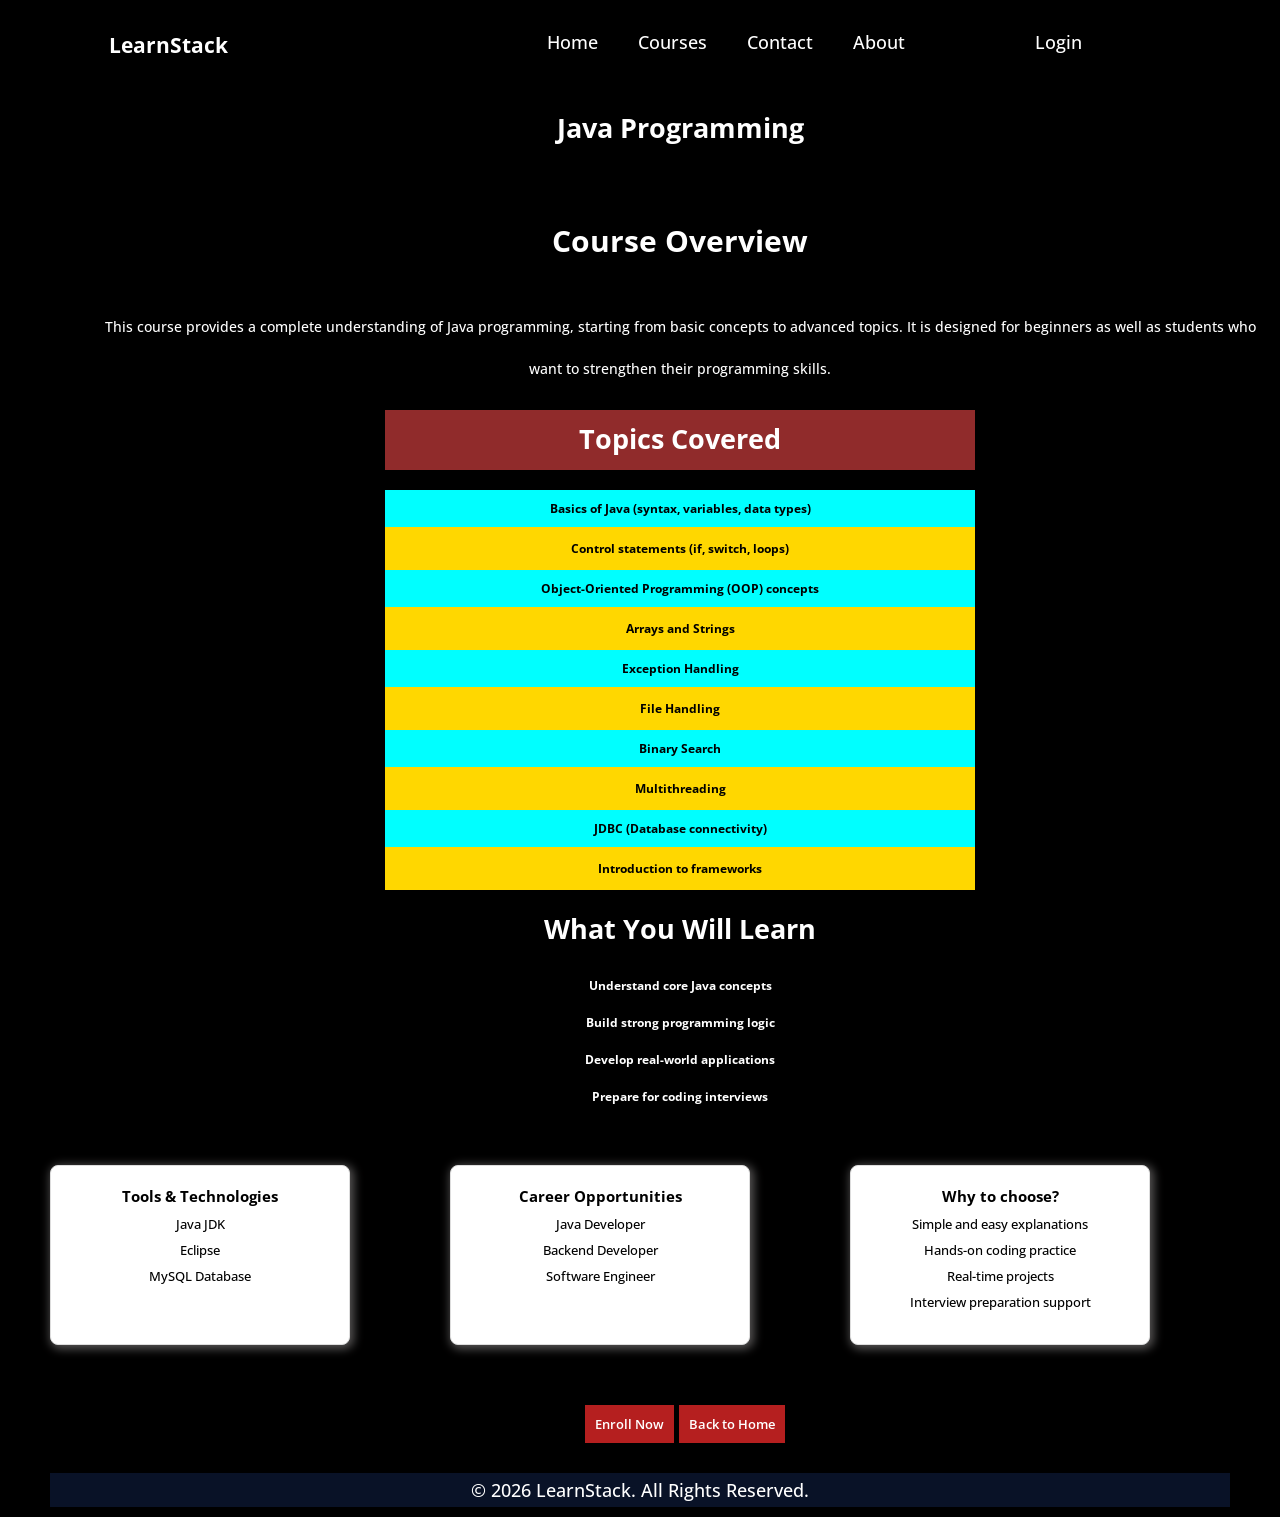
<file: java.html>
<!DOCTYPE html>
<html lang="en">
<head>
    <meta charset="UTF-8">
    <meta name="viewport" content="width=device-width, initial-scale=1.0">
    <title>Data Structure and Algorithm</title>
    <link rel="stylesheet" href="styles.css">
    <link rel="stylesheet" href="java.css">
</head>
<body>
        <header>
        <h3>LearnStack</h3>
        <nav>
            <ul>
                <li><a href="index.html#hero">Home</a></li>
                <li><a href="index.html#courses">Courses</a></li>
                <li><a href="index.html#contact">Contact</a></li>
                <li><a href="index.html#about">About</a></li>

             <li class="login"><a href="#" onclick="openLogin()">Login</a></li>
            </ul>
          
        </nav>
                <button class="Login-mobile"  onclick="openLogin()">Login</button>
    </header>
    <section class="heading">
    <h1>Java Programming</h1>

    <p class="course"><span class="course_overview">Course Overview</span></p>
   
    <p>This course provides a complete understanding of Java programming, starting from basic concepts to advanced topics. It is designed for beginners as well as students who want to strengthen their programming skills.</p>

<h2 class="topics">Topics Covered</h2>
<ul class="list_of_topics">
    <li>Basics of Java (syntax, variables, data types)</li>
    <li>Control statements (if, switch, loops)</li>
    <li>Object-Oriented Programming (OOP) concepts</li>
    <li>Arrays and Strings</li>
    <li>Exception Handling</li>
    <li>File Handling</li>
    <li>Binary Search</li>
    <li>Multithreading</li>
    <li>JDBC (Database connectivity)</li>
    <li>Introduction to frameworks</li>
</ul>

<h2 class="learning">What You Will Learn</h2>
<ul class="second">
    <li>Understand core Java concepts</li>
    <li>Build strong programming logic</li>
    <li>Develop real-world applications</li>
    <li>Prepare for coding interviews</li>
</ul>
    </section>
    <section class="cards-section">
        <div class="cards">
            <h3>Tools & Technologies</h3>
            <ul>
                <li>Java JDK</li>
                <li>Eclipse</li>
                <li>MySQL Database</li>
            </ul>
        </div>
        <div class="cards">
                <h3>Career Opportunities</h3>
            <ul>
                <li>Java Developer</li>
                <li>Backend Developer</li>
                <li>Software Engineer</li>
            </ul>
        </div>
        <div class="cards">
            <h3>Why to choose?</h3>
            <ul>
                <li>Simple and easy explanations</li>
                <li>Hands-on coding practice</li>
                <li>Real-time projects</li>
                <li>Interview preparation support</li>
            </ul>
        </div>
    </section>
    <div class="buttons">
    <button>Enroll Now</button>
    <button onclick="window.location.href='index.html'">
    Back to Home
     </button>


    </div>

        <div id="loginPopup" class="login-popup">
    <div class="login-card">
     
        <h2>Login</h2>
        <span class="close" onclick="closeLogin()">X</span>
         
        <input type="text" placeholder="Email">
        <input type="password" placeholder="Password">

        <button>Login</button>
       
    </div>
</div>
 <footer>
    <p>© 2026 LearnStack. All Rights Reserved.</p>
</footer>
<script src="script.js"></script>
</body>
</html>
</file>
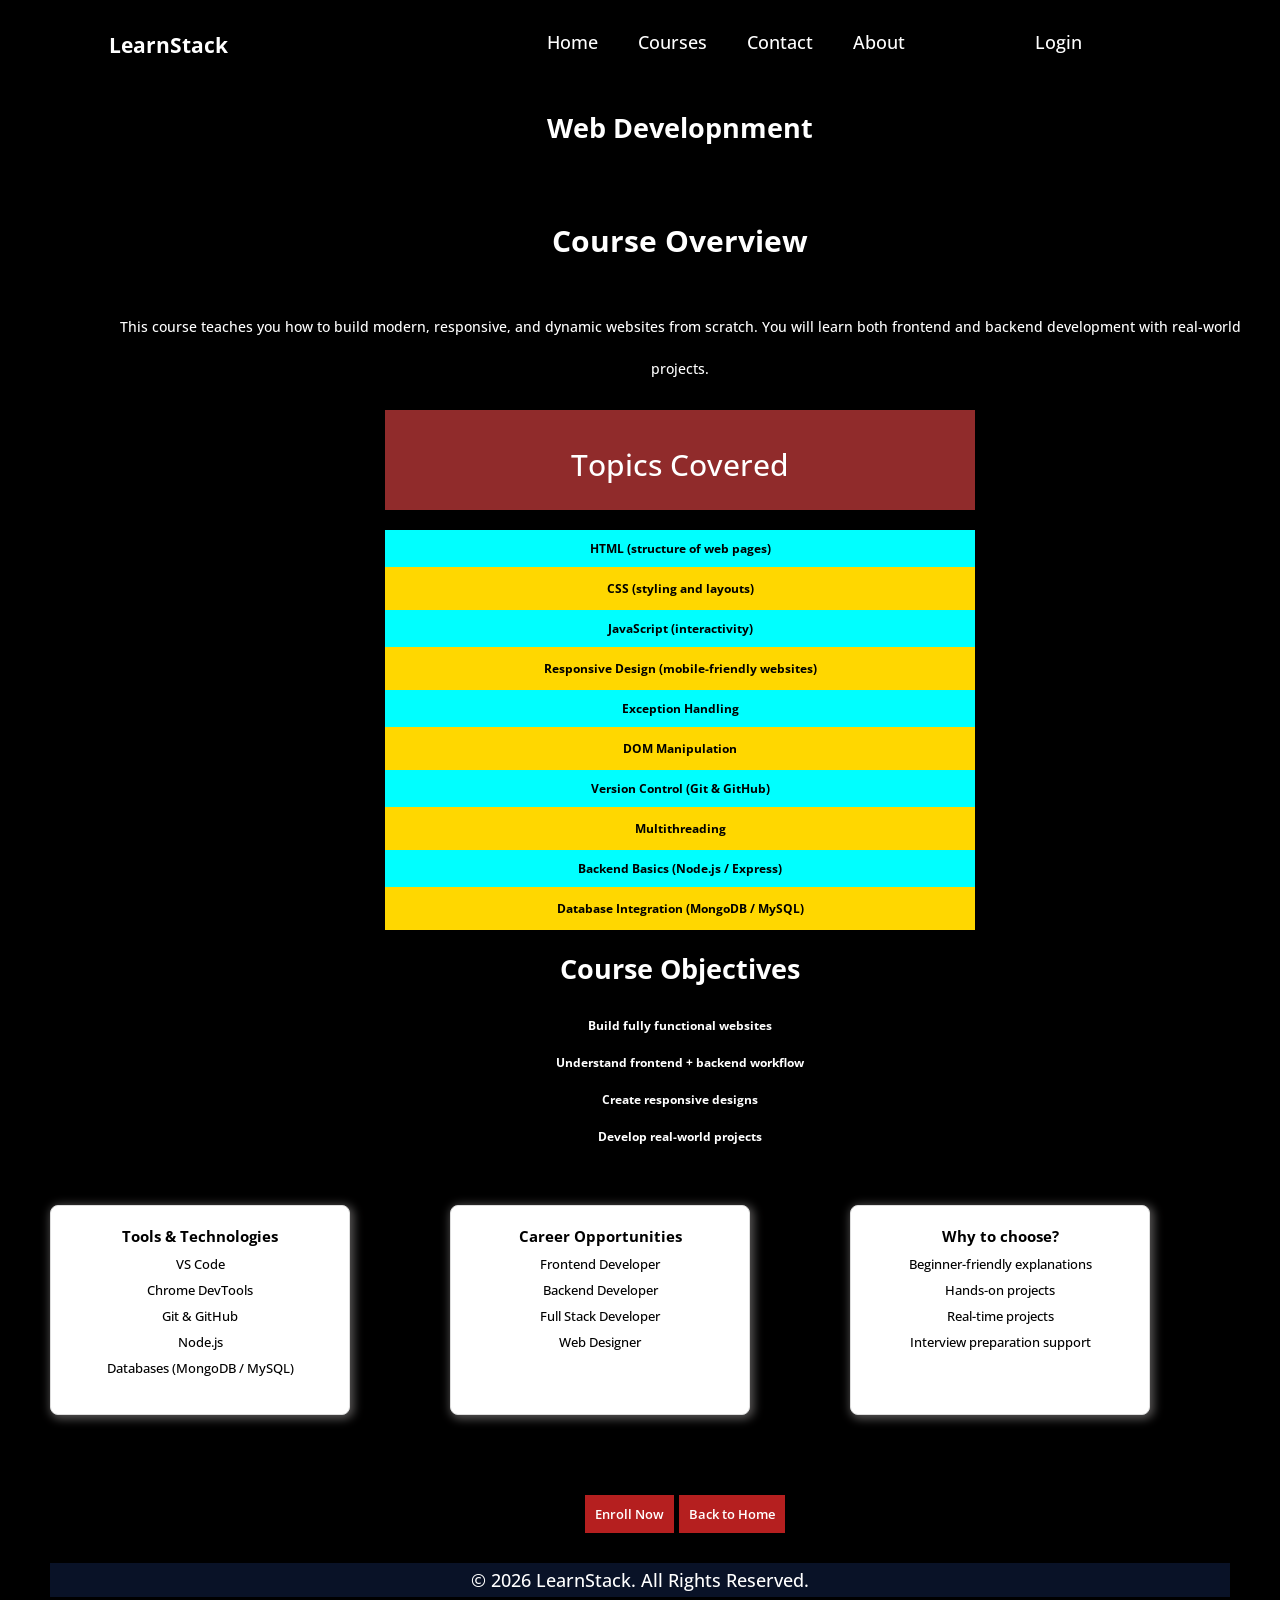
<file: webDev.html>
<!DOCTYPE html>
<html lang="en">
<head>
    <meta charset="UTF-8">
    <meta name="viewport" content="width=device-width, initial-scale=1.0">
    <title>Data Structure and Algorithm</title>
    <link rel="stylesheet" href="styles.css">
    <link rel="stylesheet" href="web.css">
</head>
<body>
        <header>
        <h3>LearnStack</h3>
        <nav>
            <ul>
                <li><a href="index.html#hero">Home</a></li>
                <li><a href="index.html#courses">Courses</a></li>
                <li><a href="index.html#contact">Contact</a></li>
                <li><a href="index.html#about">About</a></li>

             <li class="login"><a href="#" onclick="openLogin()">Login</a></li>
            </ul>
         
        </nav>
           <button class="Login-mobile"  onclick="openLogin()">Login</button>
    </header>
    <section class="heading">
    <h1>Web Developnment</h1>

    <p class="course"><span class="course_overview">Course Overview</span></p>
   
    <p>This course teaches you how to build modern, responsive, and dynamic websites from scratch. You will learn both frontend and backend development with real-world projects.</p>

<p class="topics">Topics Covered</p>
<ul class="list_of_topics">
    <li>HTML (structure of web pages)</li>
    <li>CSS (styling and layouts)</li>
    <li>JavaScript (interactivity)</li>
    <li>Responsive Design (mobile-friendly websites)</li>
    <li>Exception Handling</li>
    <li>DOM Manipulation</li>
    <li>Version Control (Git & GitHub)</li>
    <li>Multithreading</li>
    <li>Backend Basics (Node.js / Express)</li>
    <li>Database Integration (MongoDB / MySQL)</li>
</ul>

<h2 class="learning">Course Objectives</h2>
<ul class="second">
    <li>Build fully functional websites</li>
    <li>Understand frontend + backend workflow</li>
    <li>Create responsive designs</li>
    <li>Develop real-world projects</li>
</ul>
    </section>
    <section class="cards-section">
        <div class="cards">
            <h3>Tools & Technologies</h3>
            <ul>
                <li>VS Code</li>
                <li>Chrome DevTools</li>
                <li>Git & GitHub</li>
                <li>Node.js</li>
                <li>Databases (MongoDB / MySQL)</li>
            </ul>
        </div>
        <div class="cards">
                <h3>Career Opportunities</h3>
            <ul>
                <li>Frontend Developer</li>
                <li>Backend Developer</li>
                <li>Full Stack Developer</li>
                <li>Web Designer</li>
            </ul>
        </div>
        <div class="cards">
            <h3>Why to choose?</h3>
            <ul>
                <li>Beginner-friendly explanations</li>
                <li>Hands-on projects</li>
                <li>Real-time projects</li>
                <li>Interview preparation support</li>
            </ul>
        </div>
    </section>
    <div class="buttons">
    <button>Enroll Now</button>
    <button onclick="window.location.href='index.html'">
    Back to Home
     </button>


    </div>

            <div id="loginPopup" class="login-popup">
    <div class="login-card">
     
        <h2>Login</h2>
        <span class="close" onclick="closeLogin()">X</span>
         
        <input type="text" placeholder="Email">
        <input type="password" placeholder="Password">

        <button>Login</button>
       
    </div>
</div>
 <footer>
    <p>© 2026 LearnStack. All Rights Reserved.</p>
</footer>
<script src="script.js"></script>
</body>
</html>
</file>
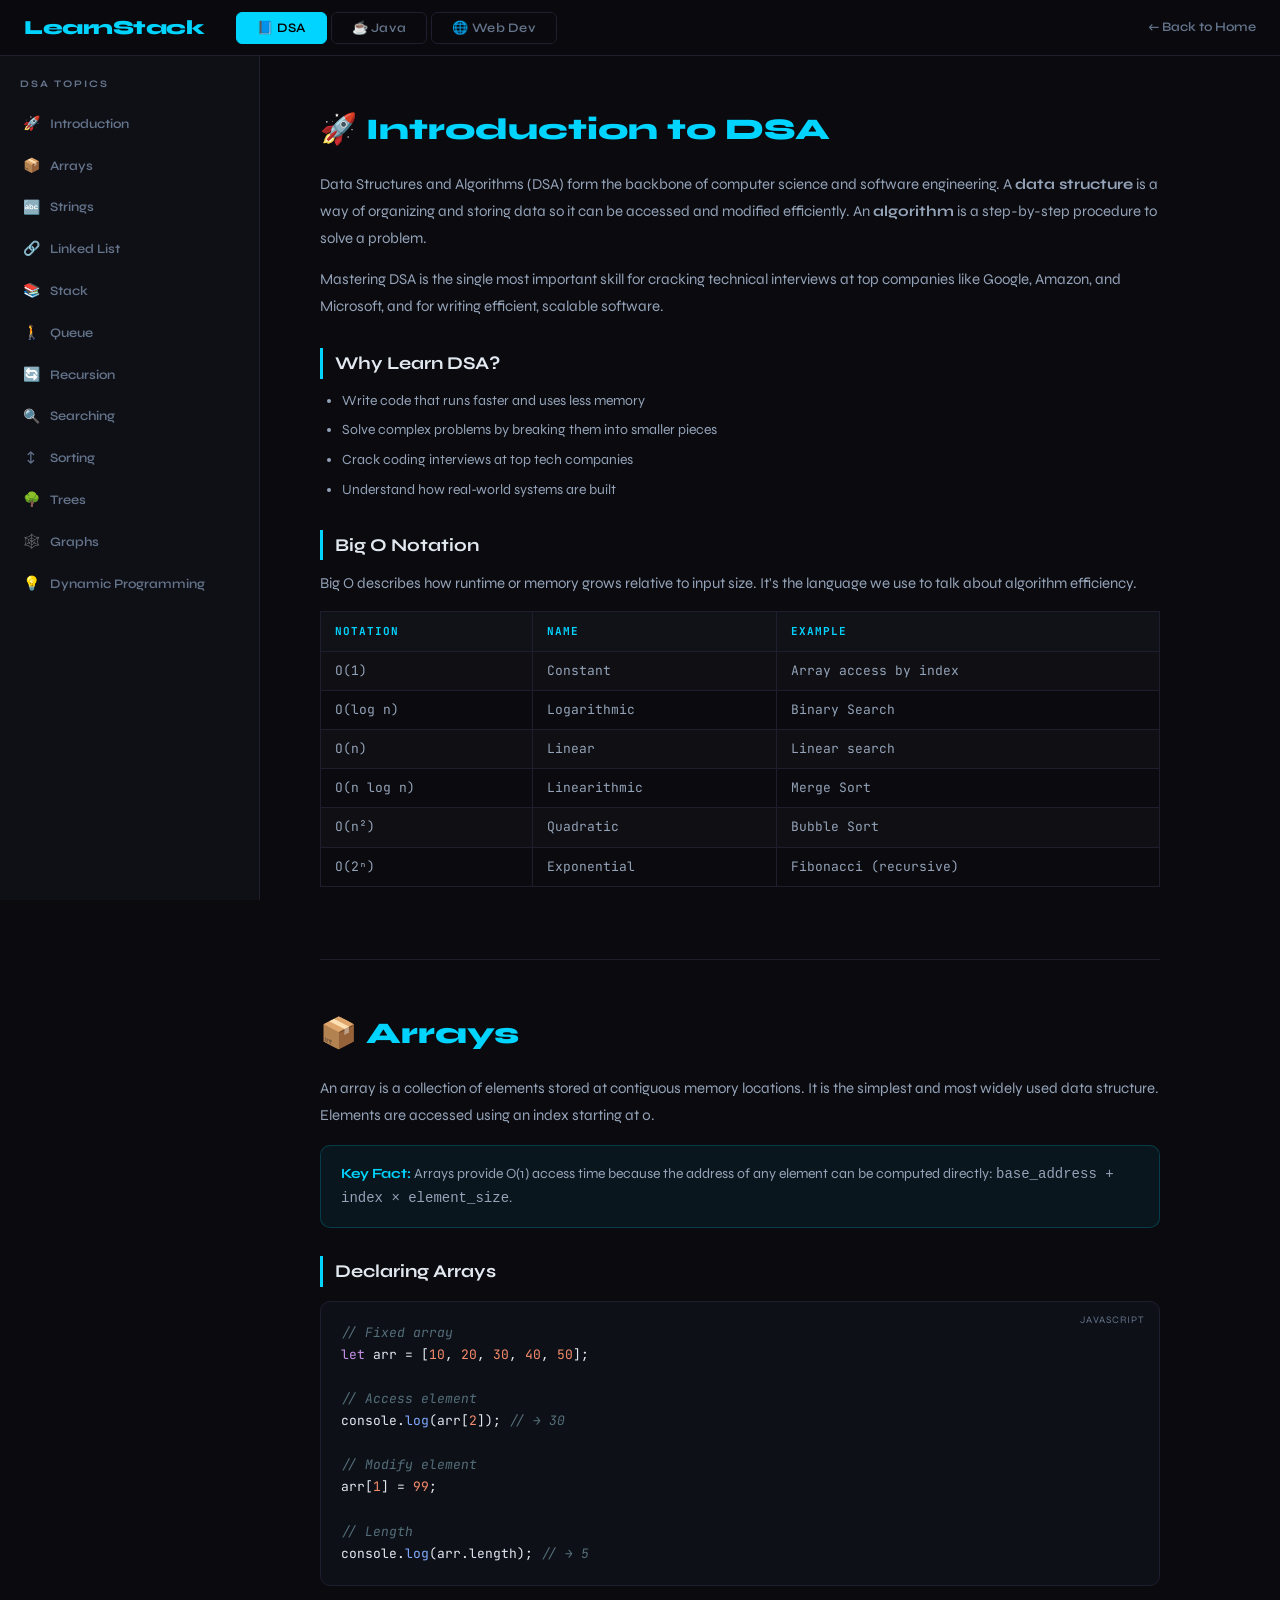
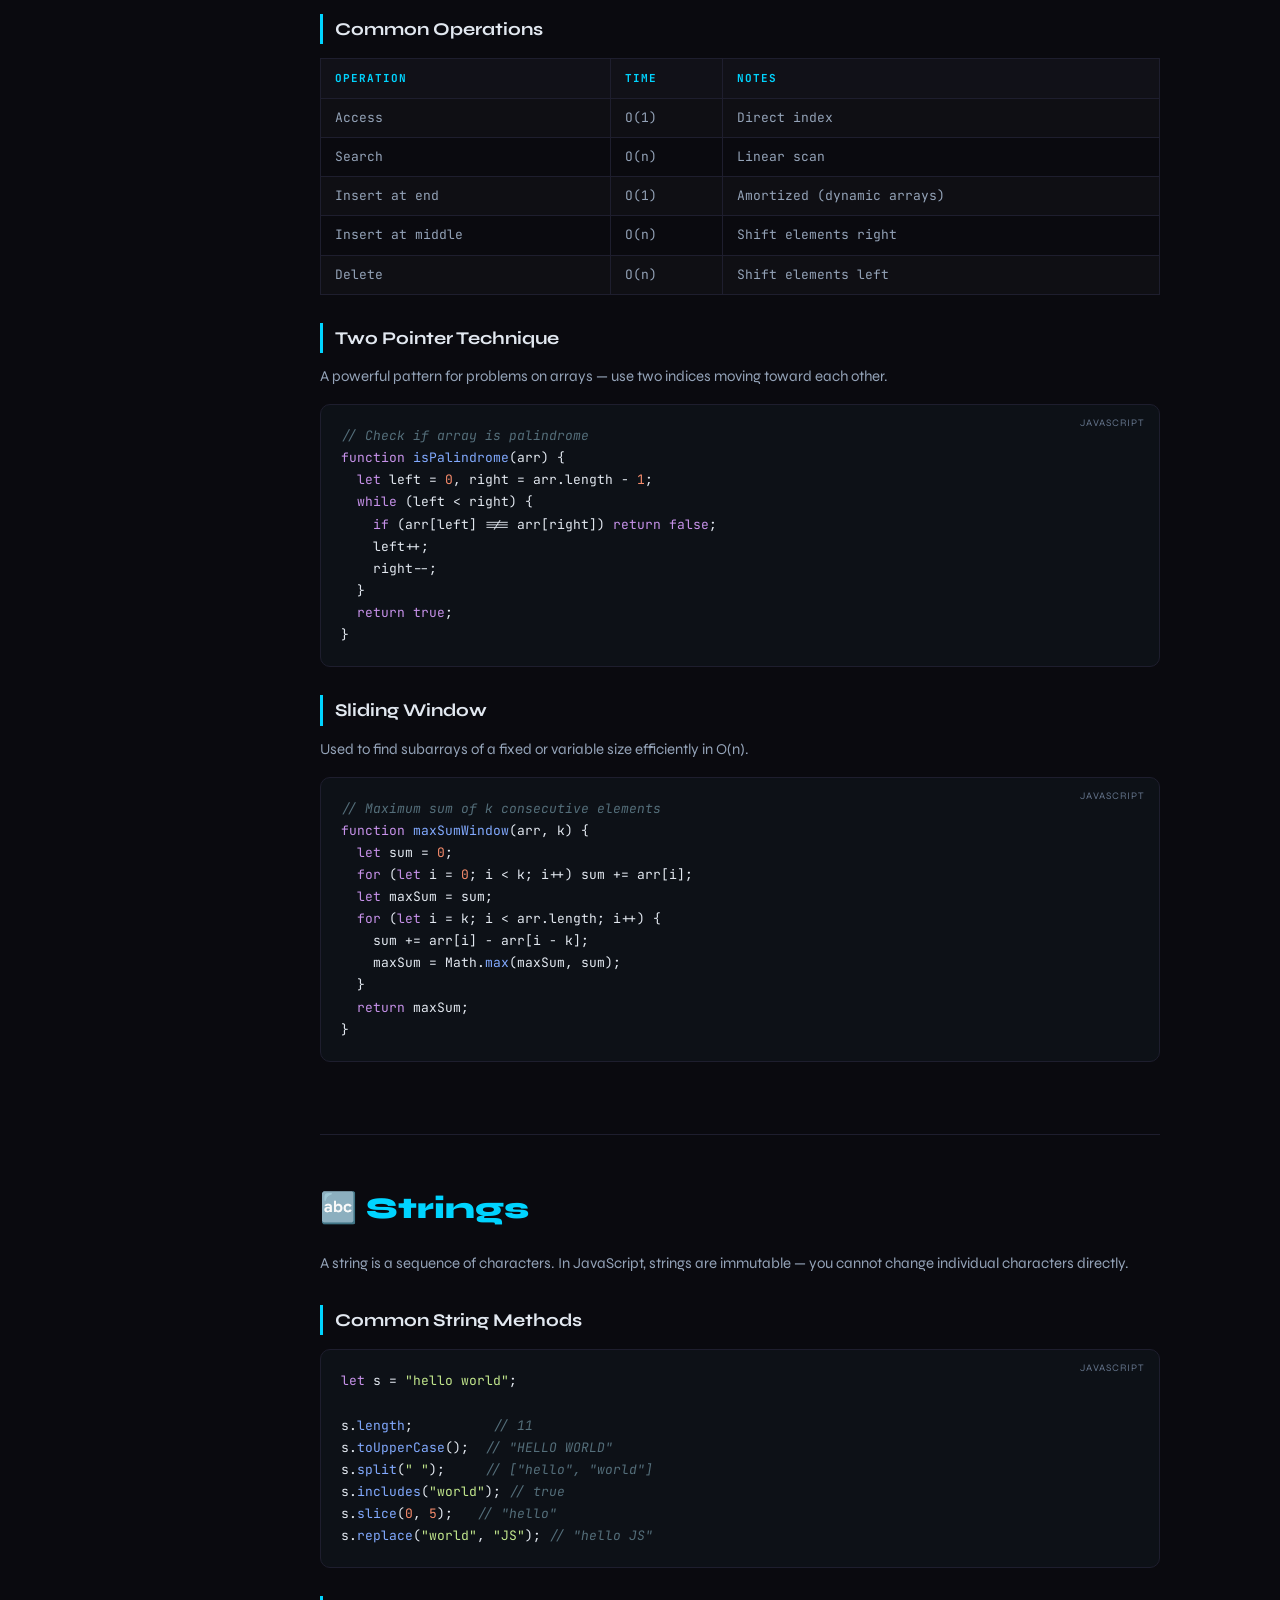
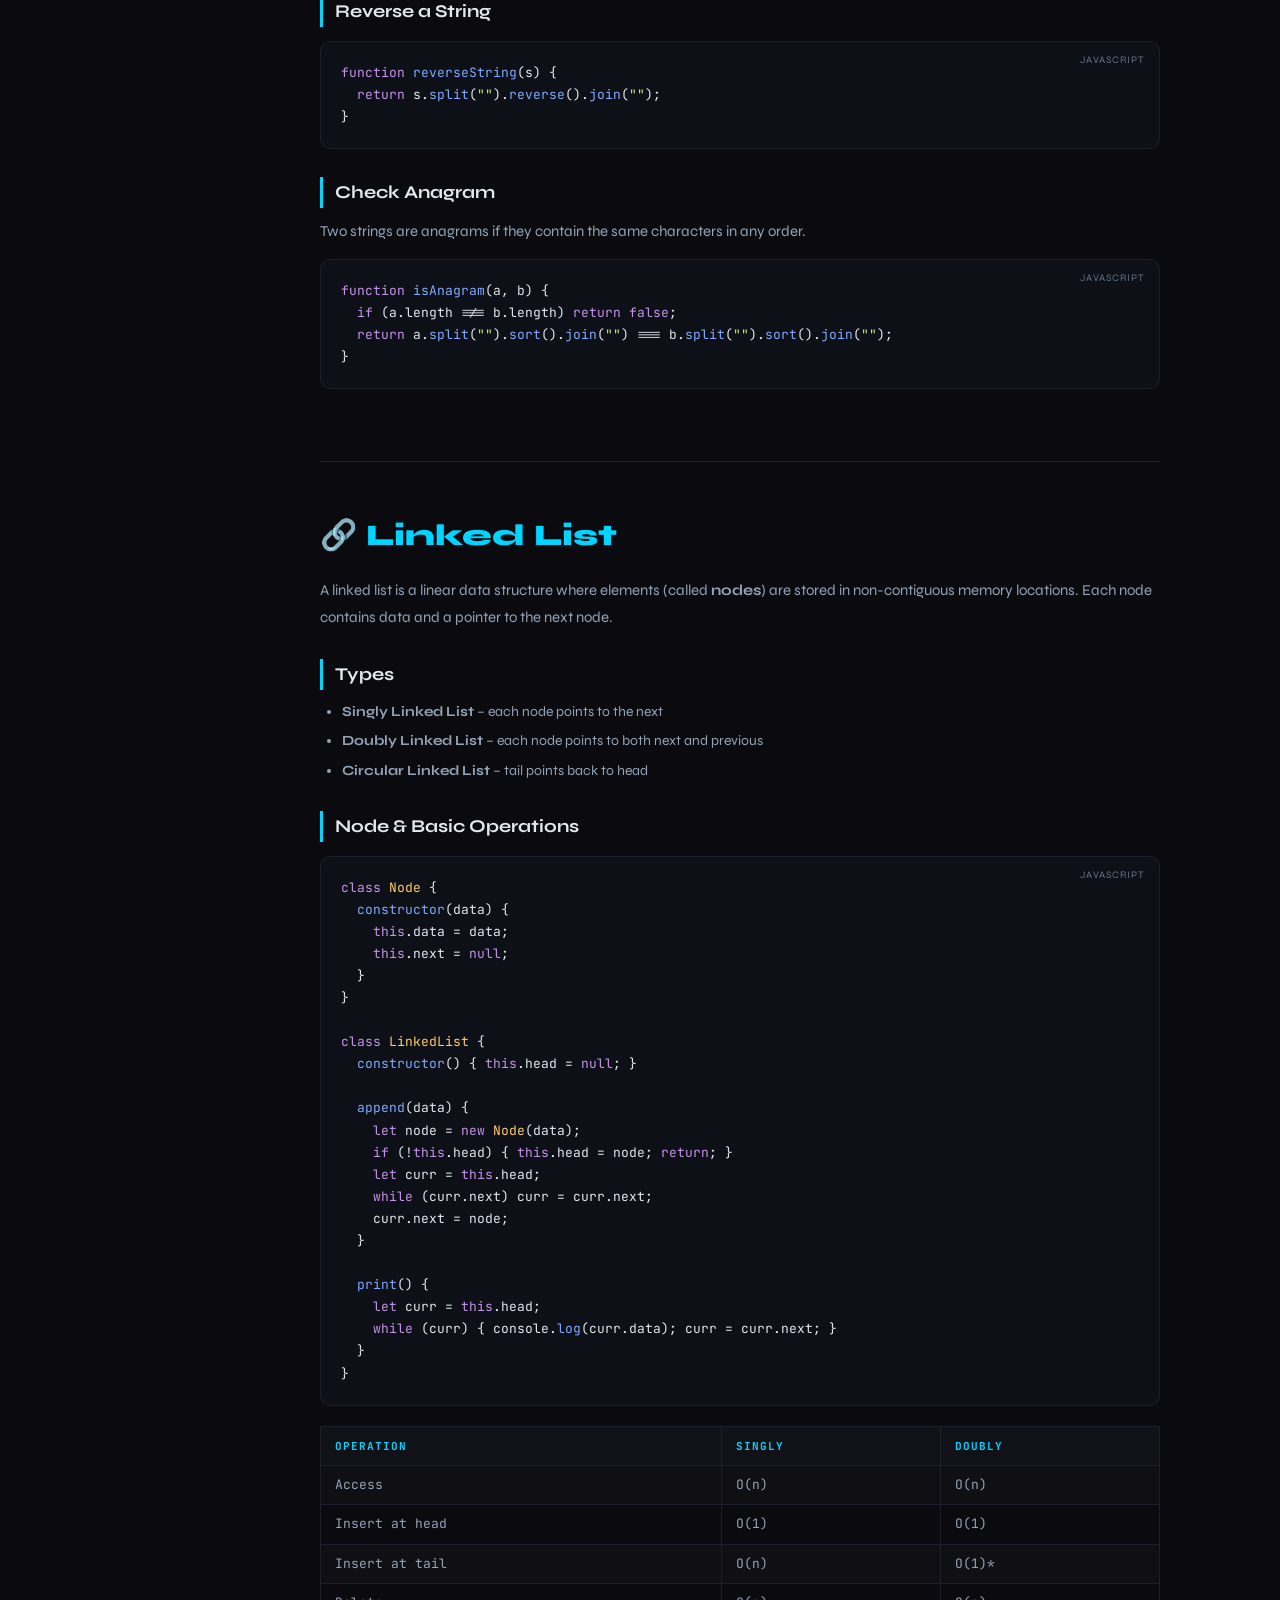
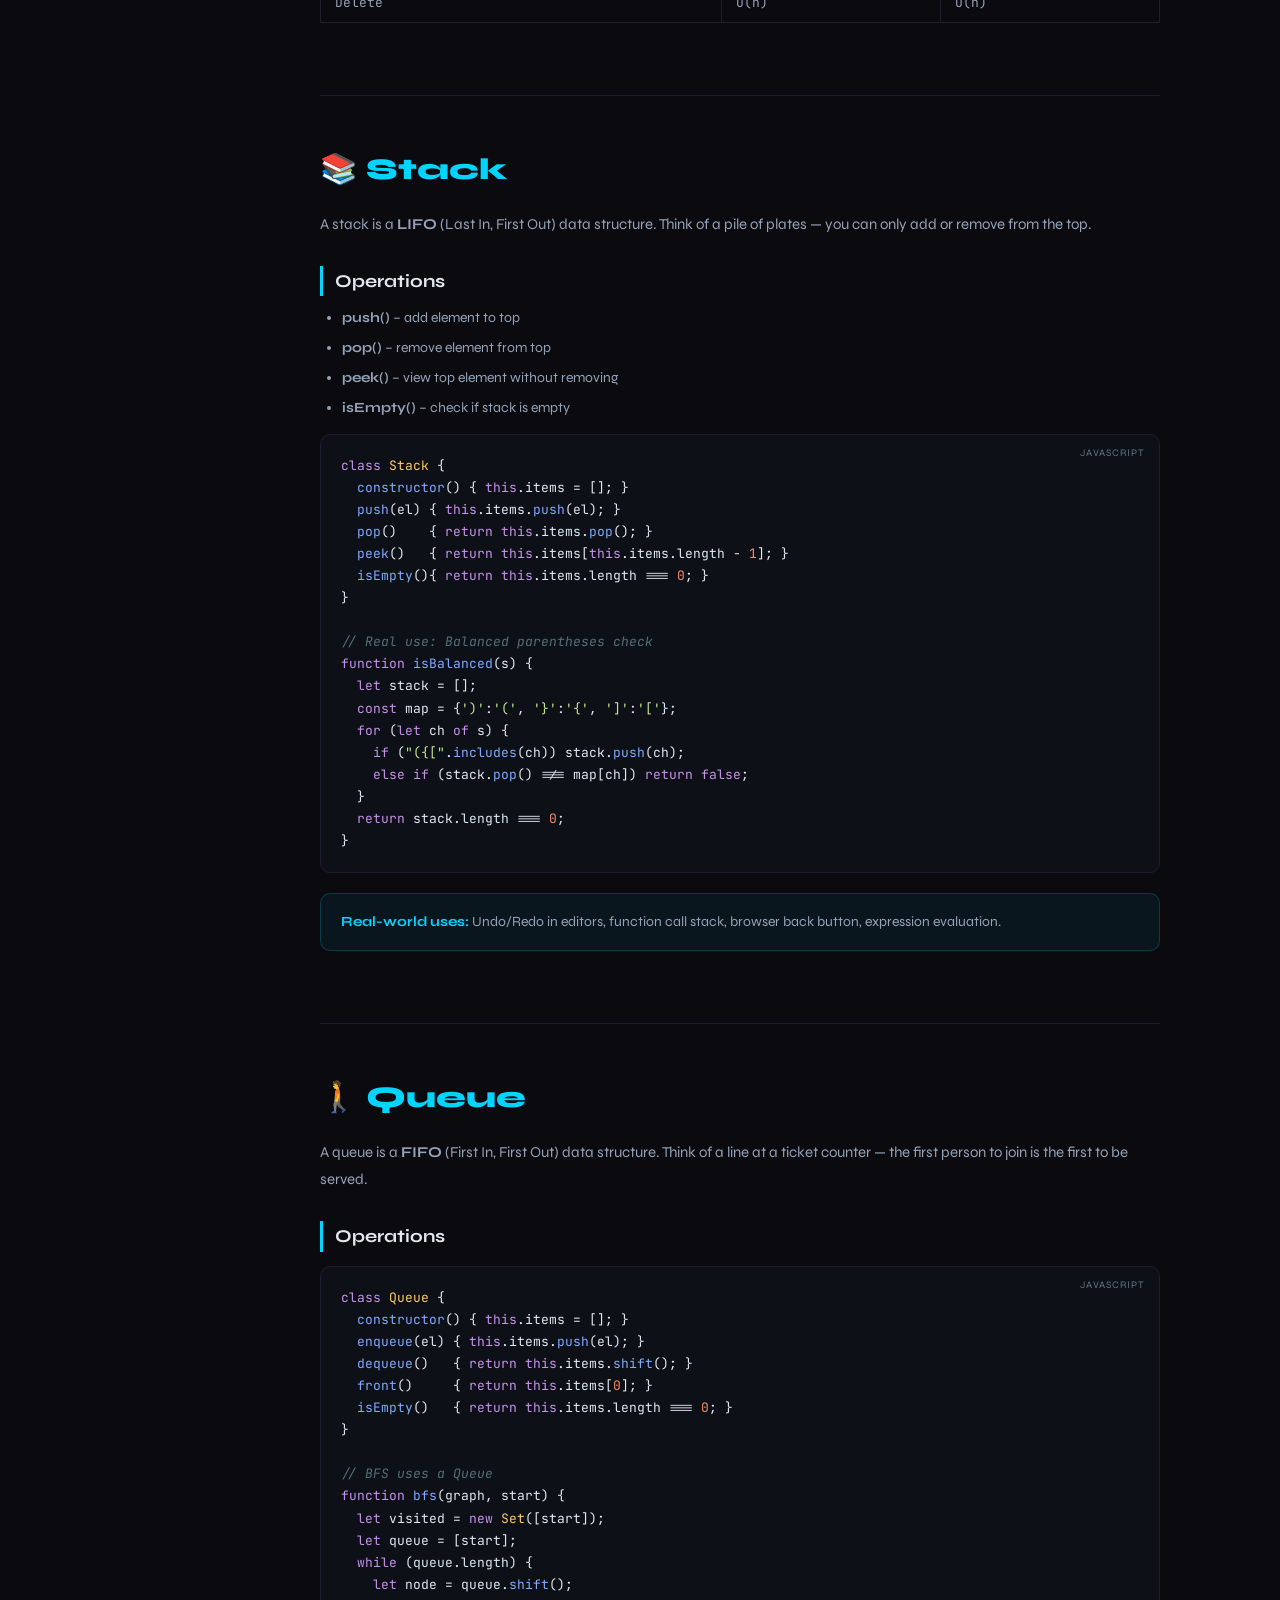
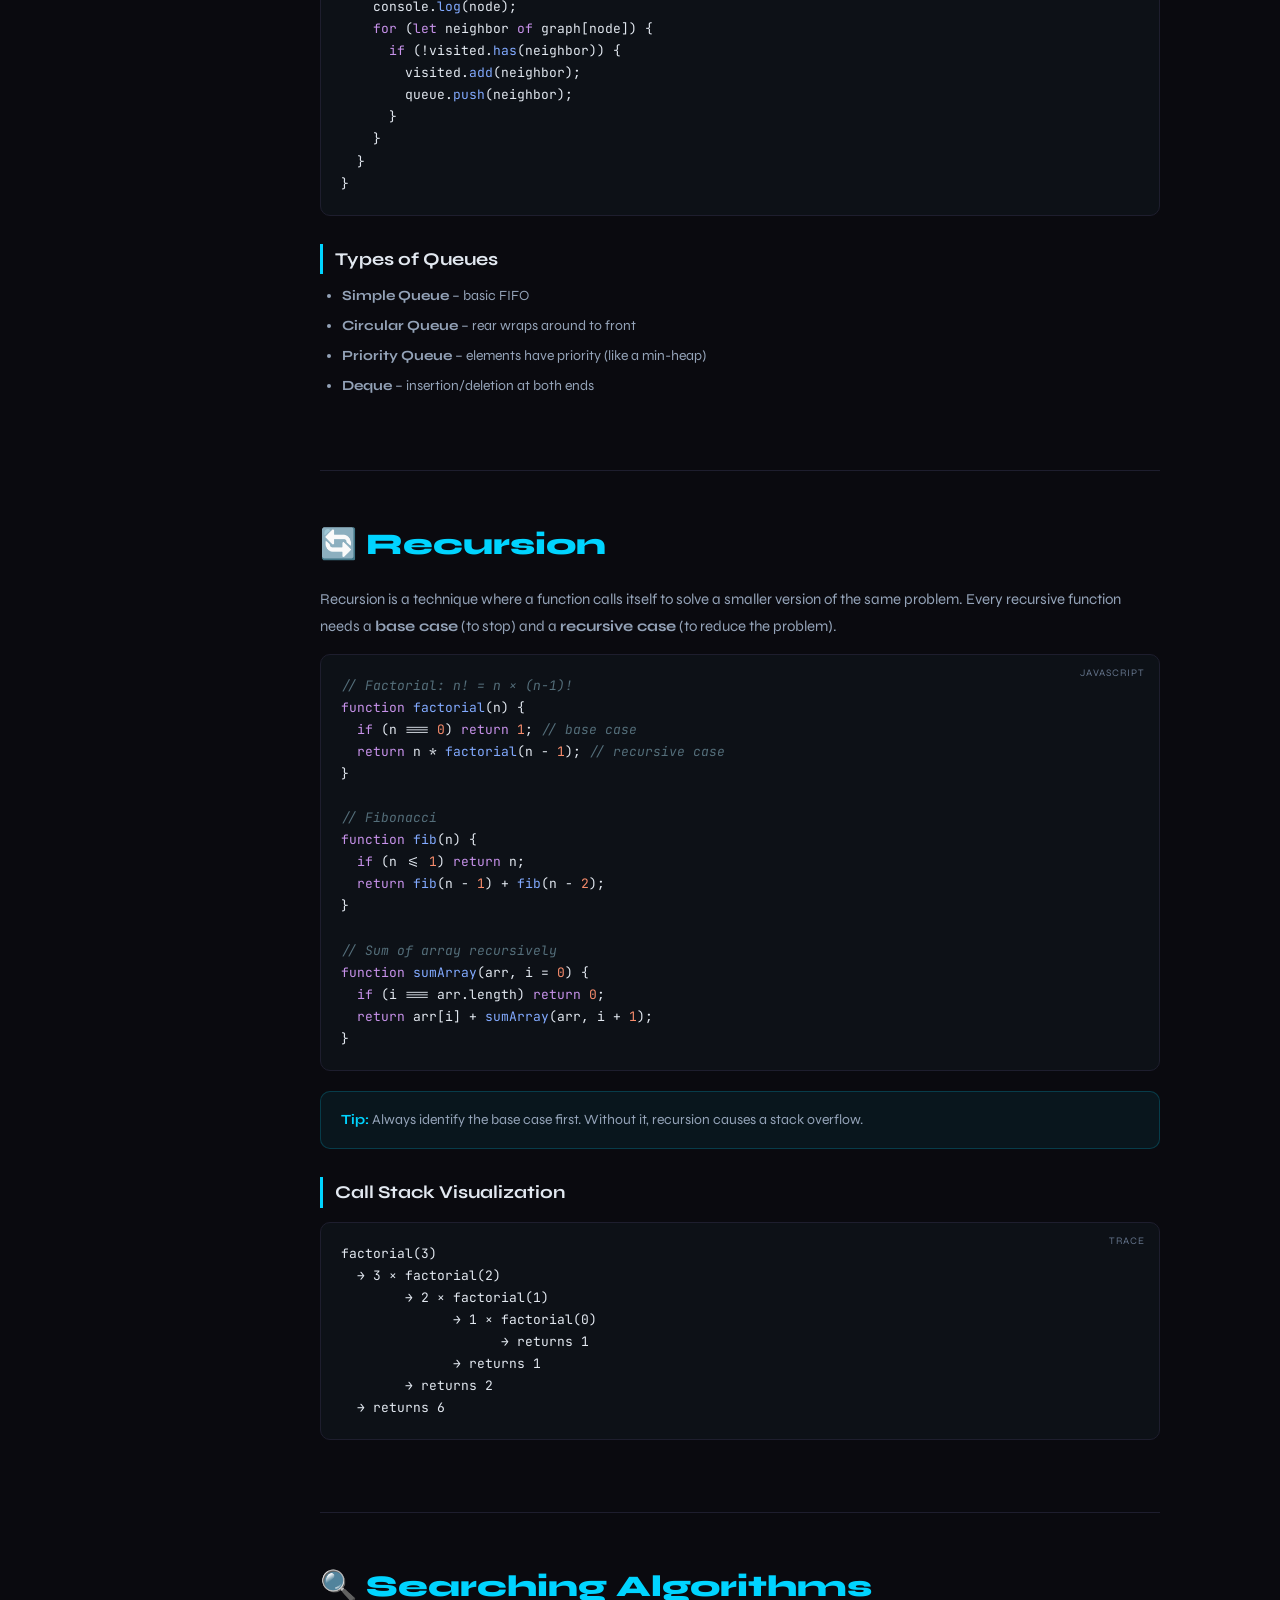
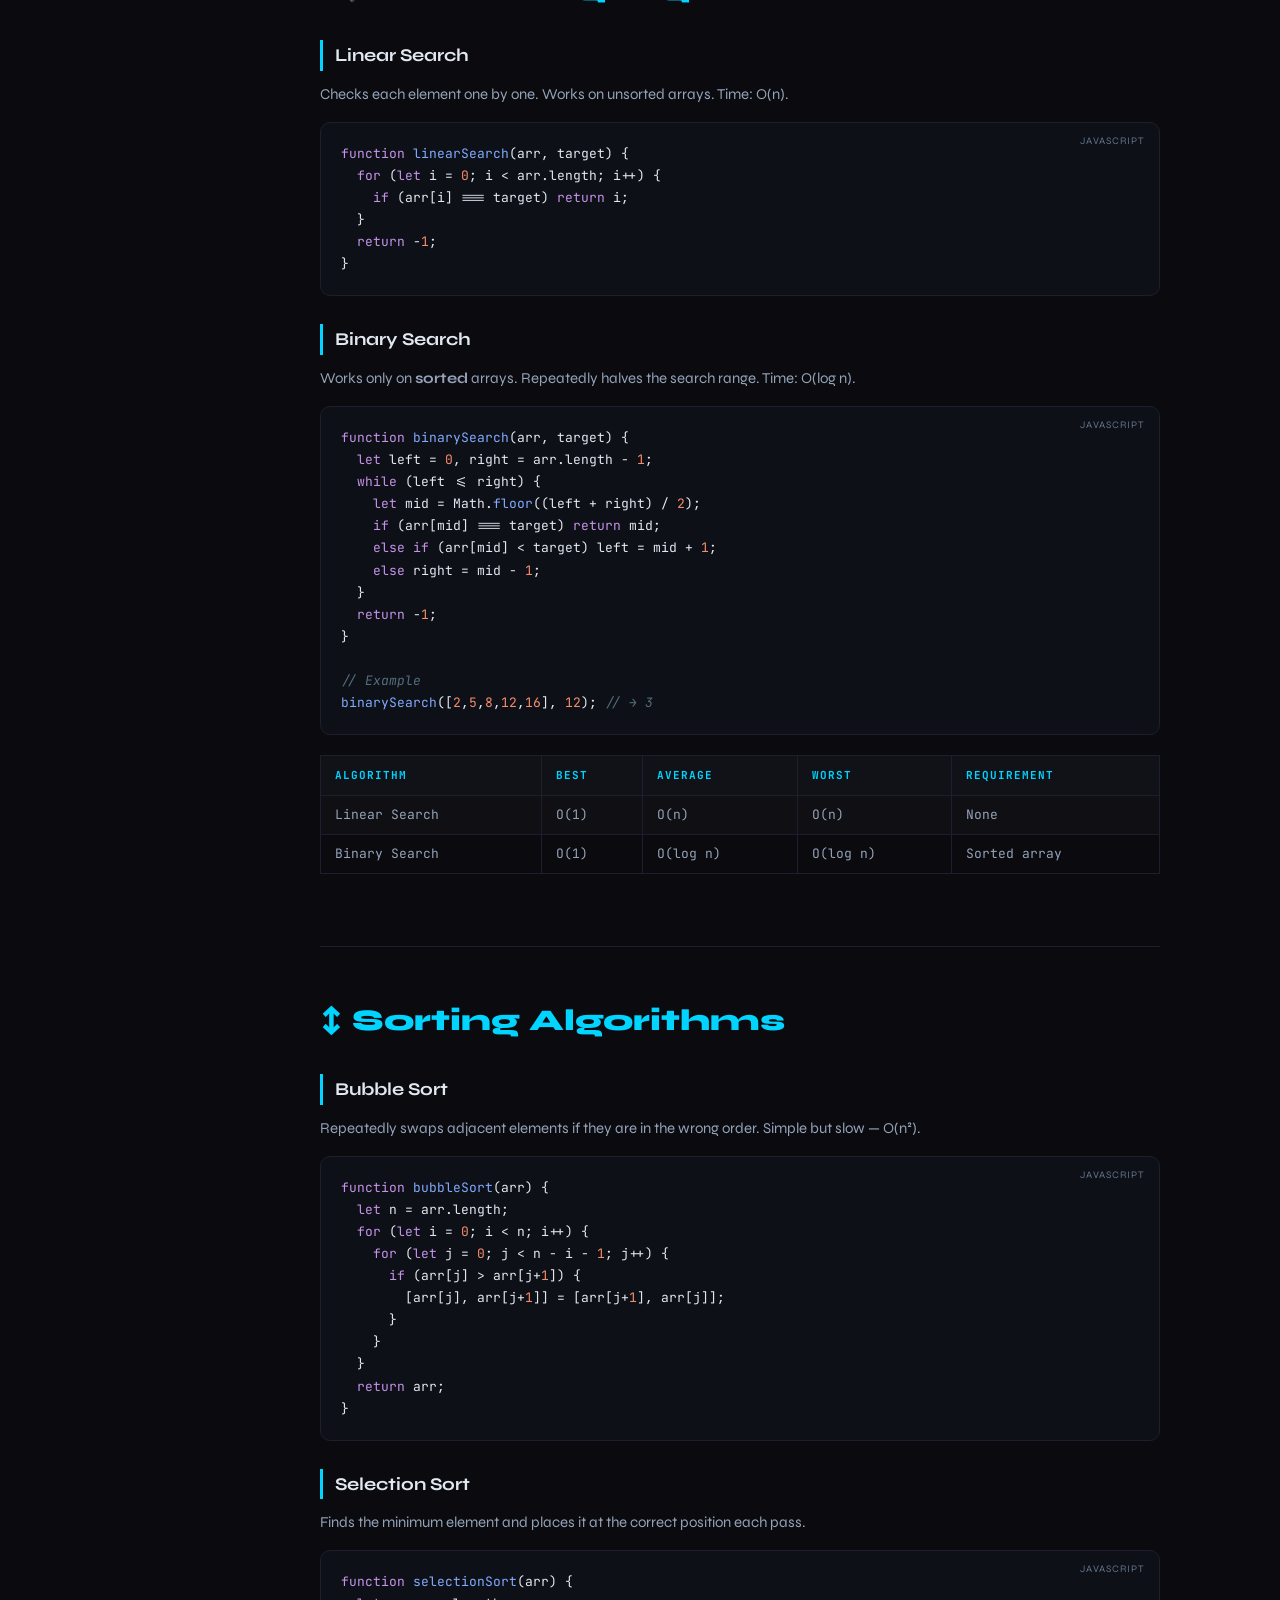
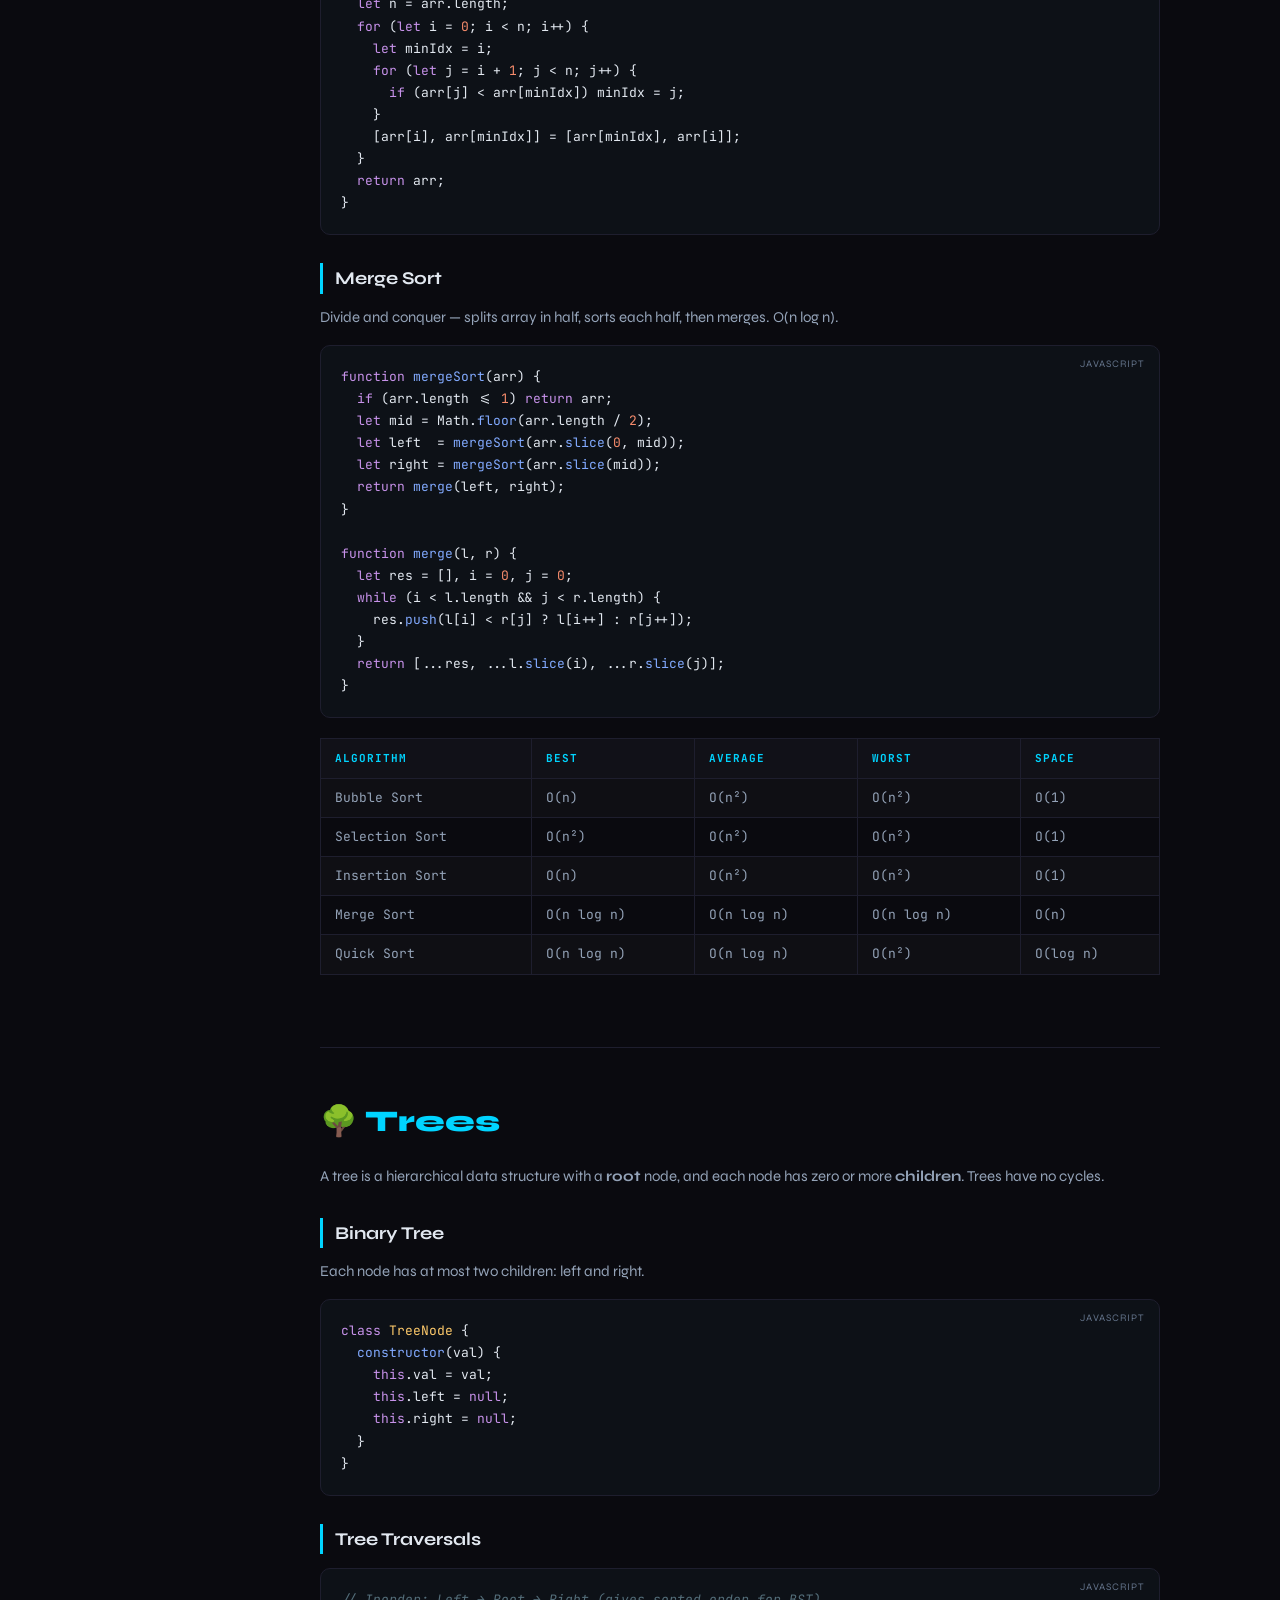
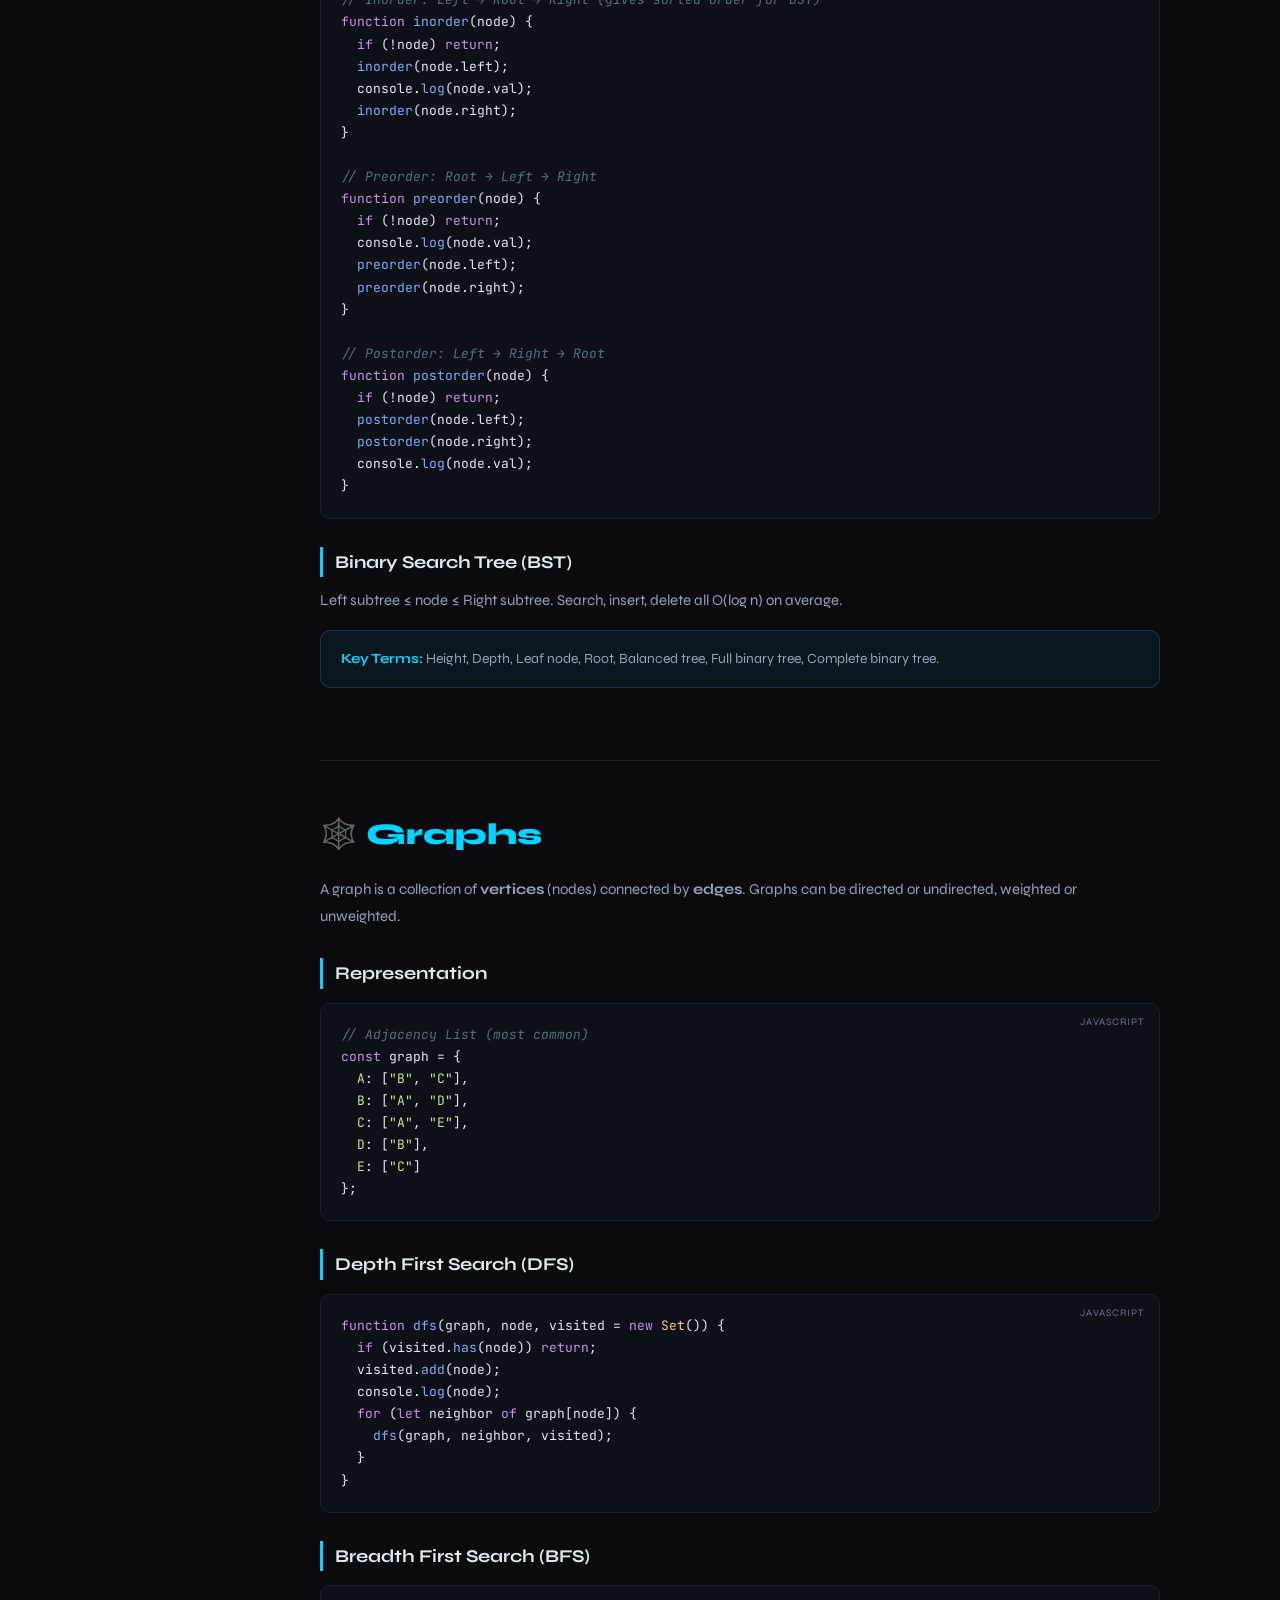
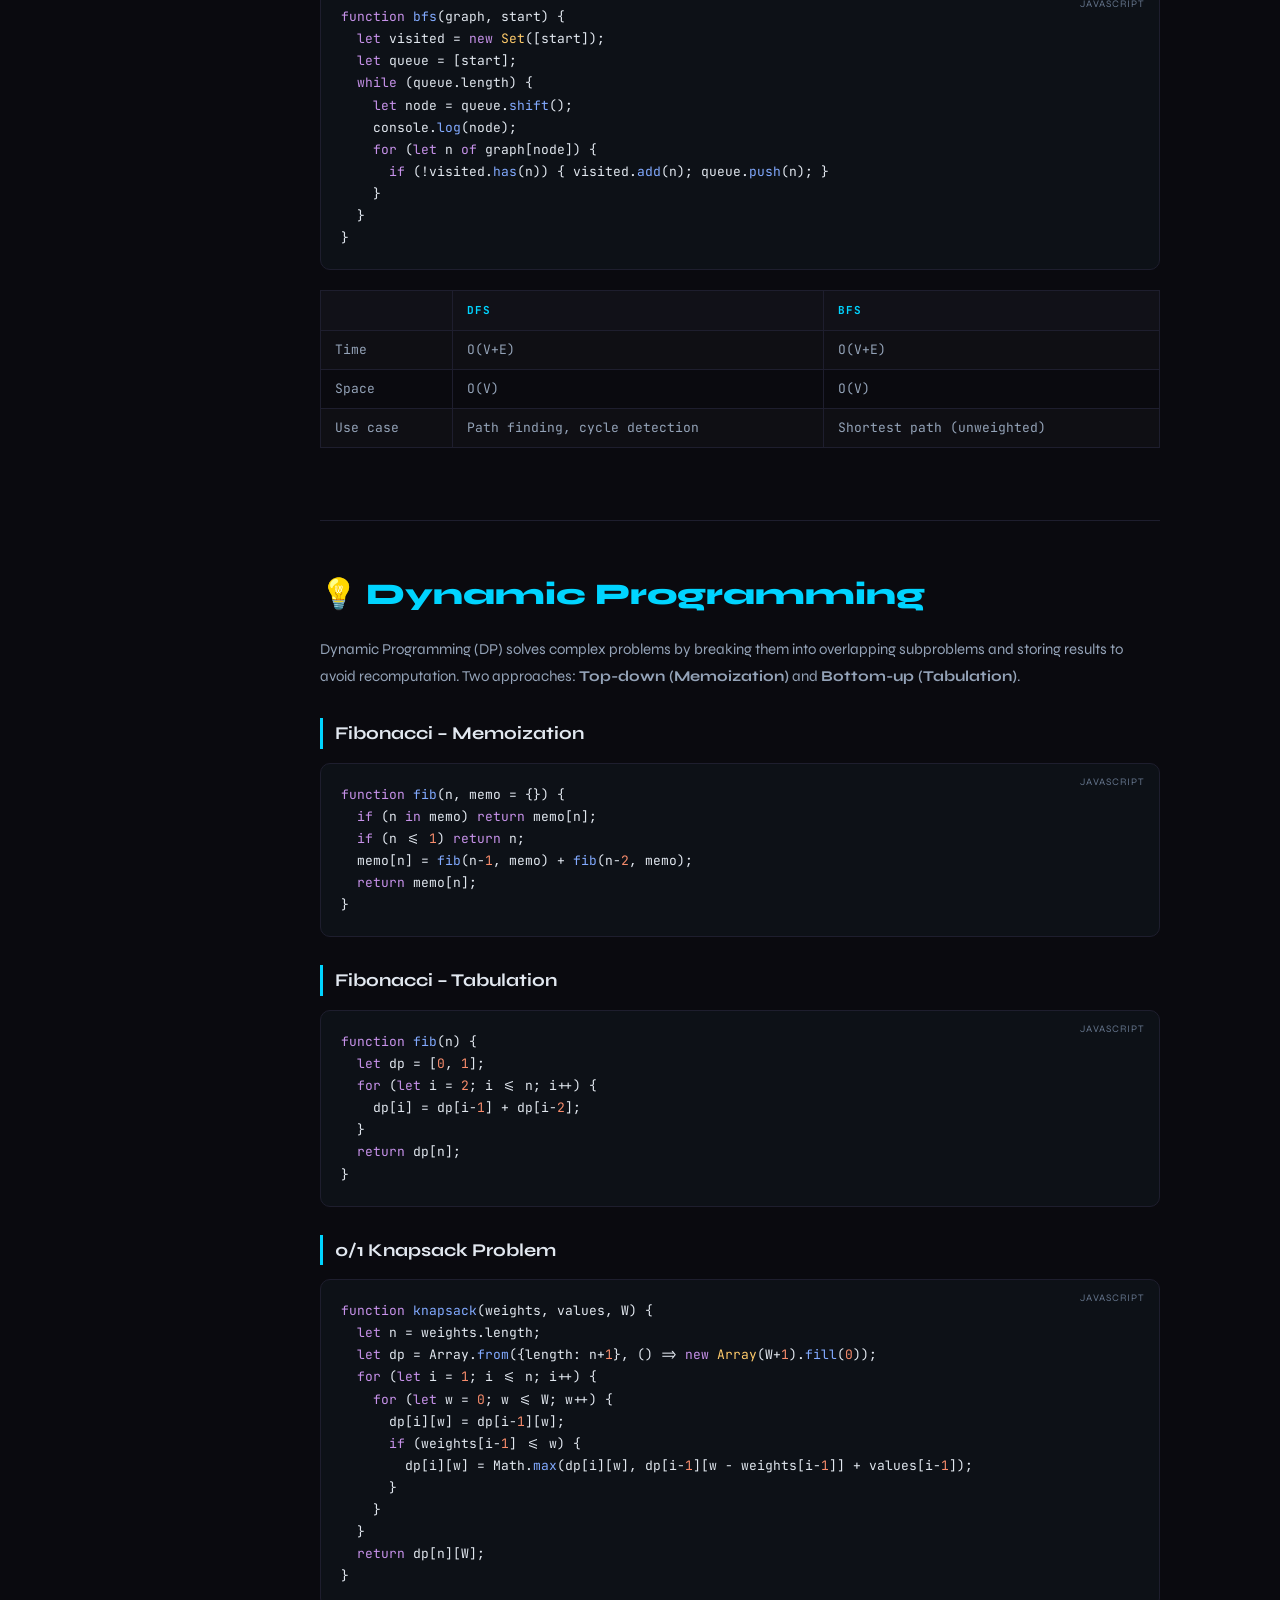
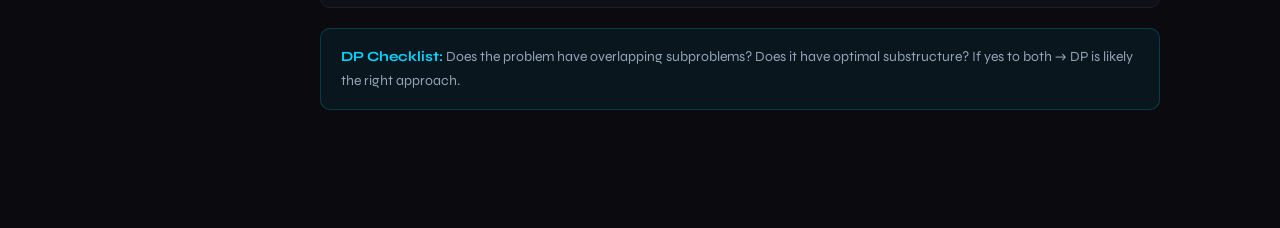
<file: courses/course.html>
<!DOCTYPE html>
<html lang="en">
<head>
<meta charset="UTF-8">
<meta name="viewport" content="width=device-width, initial-scale=1.0">
<title>LearnStack – Courses</title>
<link href="https://fonts.googleapis.com/css2?family=JetBrains+Mono:wght@400;700&family=Syne:wght@400;600;800&display=swap" rel="stylesheet">
<style>
  :root {
    --bg: #0a0a0f;
    --surface: #111118;
    --sidebar-bg: #0f0f16;
    --border: #1e1e2e;
    --accent: #00d4ff;
    --accent2: #ff6b35;
    --accent3: #7c3aed;
    --text: #e2e8f0;
    --muted: #64748b;
    --code-bg: #0d1117;
    --tab-active: #00d4ff;
    --sidebar-w: 260px;
    --topbar-h: 56px;
  }

  * { margin: 0; padding: 0; box-sizing: border-box; }

  body {
    background: var(--bg);
    color: var(--text);
    font-family: 'Syne', sans-serif;
    font-size: 15px;
    line-height: 1.7;
  }

  /* ── TOP BAR ── */
  .topbar {
    position: fixed;
    top: 0; left: 0; right: 0;
    height: var(--topbar-h);
    background: rgba(10,10,15,0.95);
    backdrop-filter: blur(12px);
    border-bottom: 1px solid var(--border);
    display: flex;
    align-items: center;
    justify-content: space-between;
    padding: 0 24px;
    z-index: 1000;
  }

  .topbar-left {
    display: flex;
    align-items: center;
    gap: 32px;
  }

  .logo {
    font-size: 20px;
    font-weight: 800;
    color: var(--accent);
    letter-spacing: -0.5px;
    text-decoration: none;
  }

  .course-tabs {
    display: flex;
    gap: 4px;
  }

  .tab-btn {
    padding: 7px 20px;
    border: 1px solid var(--border);
    background: transparent;
    color: var(--muted);
    border-radius: 6px;
    cursor: pointer;
    font-family: 'Syne', sans-serif;
    font-size: 13px;
    font-weight: 600;
    letter-spacing: 0.3px;
    transition: all 0.2s;
  }

  .tab-btn:hover {
    color: var(--text);
    border-color: #333;
  }

  .tab-btn.active {
    background: var(--accent);
    color: #000;
    border-color: var(--accent);
  }

  .tab-btn[data-course="java"].active {
    background: var(--accent2);
    border-color: var(--accent2);
  }

  .tab-btn[data-course="web"].active {
    background: var(--accent3);
    border-color: var(--accent3);
  }

  .home-link {
    color: var(--muted);
    text-decoration: none;
    font-size: 13px;
    font-weight: 600;
    transition: color 0.2s;
    display: flex;
    align-items: center;
    gap: 6px;
  }

  .home-link:hover { color: var(--text); }

  /* ── LAYOUT ── */
  .layout {
    display: flex;
    padding-top: var(--topbar-h);
    min-height: 100vh;
  }

  /* ── SIDEBAR ── */
  .sidebar {
    width: var(--sidebar-w);
    background: var(--sidebar-bg);
    border-right: 1px solid var(--border);
    position: fixed;
    top: var(--topbar-h);
    left: 0;
    height: calc(100vh - var(--topbar-h));
    overflow-y: auto;
    padding: 20px 0;
    scrollbar-width: thin;
    scrollbar-color: var(--border) transparent;
  }

  .sidebar::-webkit-scrollbar { width: 4px; }
  .sidebar::-webkit-scrollbar-track { background: transparent; }
  .sidebar::-webkit-scrollbar-thumb { background: var(--border); border-radius: 4px; }

  .sidebar-title {
    font-size: 10px;
    font-weight: 700;
    letter-spacing: 2px;
    text-transform: uppercase;
    color: var(--muted);
    padding: 0 20px 10px;
    display: none;
  }

  .sidebar-title.active { display: block; }

  .sidebar-nav { list-style: none; }

  .sidebar-nav li a {
    display: flex;
    align-items: center;
    gap: 10px;
    padding: 9px 20px;
    color: var(--muted);
    text-decoration: none;
    font-size: 13px;
    font-weight: 600;
    border-left: 2px solid transparent;
    transition: all 0.15s;
    cursor: pointer;
  }

  .sidebar-nav li a:hover {
    color: var(--text);
    background: rgba(255,255,255,0.03);
    border-left-color: var(--border);
  }

  .sidebar-nav li a.current {
    color: var(--accent);
    border-left-color: var(--accent);
    background: rgba(0,212,255,0.05);
  }

  .sidebar-nav[data-for="java"] li a.current { color: var(--accent2); border-left-color: var(--accent2); background: rgba(255,107,53,0.05); }
  .sidebar-nav[data-for="web"] li a.current { color: var(--accent3); border-left-color: var(--accent3); background: rgba(124,58,237,0.05); }

  .sidebar-nav .icon { font-size: 14px; width: 18px; text-align: center; }

  /* ── CONTENT ── */
  .content-area {
    margin-left: var(--sidebar-w);
    flex: 1;
    padding: 48px 60px;
    max-width: 960px;
  }

  /* Course panels */
  .course-panel { display: none; }
  .course-panel.active { display: block; }

  /* Sections */
  .doc-section {
    margin-bottom: 72px;
    scroll-margin-top: 80px;
  }

  .doc-section h1 {
    font-size: 30px;
    font-weight: 800;
    margin-bottom: 16px;
    color: var(--accent);
    display: flex;
    align-items: center;
    gap: 12px;
  }

  .course-panel[data-course="java"] .doc-section h1 { color: var(--accent2); }
  .course-panel[data-course="web"] .doc-section h1 { color: var(--accent3); }

  .doc-section h2 {
    font-size: 18px;
    font-weight: 700;
    margin: 28px 0 10px;
    color: var(--text);
    border-left: 3px solid var(--accent);
    padding-left: 12px;
  }

  .course-panel[data-course="java"] .doc-section h2 { border-left-color: var(--accent2); }
  .course-panel[data-course="web"] .doc-section h2 { border-left-color: var(--accent3); }

  .doc-section h3 {
    font-size: 14px;
    font-weight: 700;
    letter-spacing: 1px;
    text-transform: uppercase;
    color: var(--muted);
    margin: 20px 0 8px;
  }

  .doc-section p {
    color: #94a3b8;
    margin-bottom: 14px;
    font-size: 15px;
    line-height: 1.8;
  }

  .doc-section ul, .doc-section ol {
    color: #94a3b8;
    padding-left: 22px;
    margin-bottom: 14px;
  }

  .doc-section li { margin-bottom: 6px; font-size: 14px; }

  /* Complexity table */
  .complexity-table {
    border-collapse: collapse;
    width: 100%;
    margin: 14px 0;
    font-size: 13px;
    font-family: 'JetBrains Mono', monospace;
  }

  .complexity-table th {
    background: var(--surface);
    color: var(--accent);
    padding: 10px 14px;
    text-align: left;
    border: 1px solid var(--border);
    font-weight: 700;
    font-size: 11px;
    letter-spacing: 1px;
    text-transform: uppercase;
  }

  .course-panel[data-course="java"] .complexity-table th { color: var(--accent2); }
  .course-panel[data-course="web"] .complexity-table th { color: var(--accent3); }

  .complexity-table td {
    padding: 8px 14px;
    border: 1px solid var(--border);
    color: #94a3b8;
  }

  .complexity-table tr:nth-child(even) td { background: rgba(255,255,255,0.02); }

  /* Code blocks */
  pre {
    background: var(--code-bg);
    border: 1px solid var(--border);
    border-radius: 10px;
    padding: 20px;
    overflow-x: auto;
    margin: 14px 0 20px;
    font-family: 'JetBrains Mono', monospace;
    font-size: 13px;
    line-height: 1.7;
    color: #e2e8f0;
    position: relative;
  }

  pre::before {
    content: attr(data-lang);
    position: absolute;
    top: 10px;
    right: 14px;
    font-size: 10px;
    letter-spacing: 1px;
    text-transform: uppercase;
    color: var(--muted);
    font-family: 'Syne', sans-serif;
  }

  .kw { color: #c792ea; }
  .fn { color: #82aaff; }
  .str { color: #c3e88d; }
  .num { color: #f78c6c; }
  .cm { color: #546e7a; font-style: italic; }
  .cls { color: #ffcb6b; }

  /* Info box */
  .info-box {
    background: rgba(0,212,255,0.06);
    border: 1px solid rgba(0,212,255,0.2);
    border-radius: 10px;
    padding: 16px 20px;
    margin: 16px 0;
    font-size: 14px;
    color: #94a3b8;
  }

  .info-box strong { color: var(--accent); }

  .info-box.orange { background: rgba(255,107,53,0.06); border-color: rgba(255,107,53,0.2); }
  .info-box.orange strong { color: var(--accent2); }

  .info-box.purple { background: rgba(124,58,237,0.06); border-color: rgba(124,58,237,0.2); }
  .info-box.purple strong { color: var(--accent3); }

  /* Section divider */
  .divider {
    border: none;
    border-top: 1px solid var(--border);
    margin: 48px 0;
  }

  /* Mobile sidebar toggle */
  .sidebar-toggle {
    display: none;
    background: var(--surface);
    border: 1px solid var(--border);
    color: var(--text);
    padding: 6px 12px;
    border-radius: 6px;
    cursor: pointer;
    font-size: 18px;
  }

  @media (max-width: 768px) {
    .sidebar-toggle { display: block; }
    .sidebar { transform: translateX(-100%); transition: transform 0.3s; }
    .sidebar.open { transform: translateX(0); z-index: 999; }
    .content-area { margin-left: 0; padding: 24px 20px; }
    .course-tabs { display: none; }
    .tab-btn { font-size: 11px; padding: 6px 12px; }
  }
</style>
</head>
<body>

<!-- TOP BAR -->
<header class="topbar">
  <div class="topbar-left">
    <a href="../index.html" class="logo">LearnStack</a>
    <div class="course-tabs">
      <button class="tab-btn active" data-course="dsa" onclick="switchCourse('dsa')">📘 DSA</button>
      <button class="tab-btn" data-course="java" onclick="switchCourse('java')">☕ Java</button>
      <button class="tab-btn" data-course="web" onclick="switchCourse('web')">🌐 Web Dev</button>
    </div>
  </div>
  <div style="display:flex;align-items:center;gap:12px;">
    <button class="sidebar-toggle" onclick="toggleSidebar()">☰</button>
    <a href="../index.html" class="home-link">← Back to Home</a>
  </div>
</header>

<div class="layout">

  <!-- SIDEBAR -->
  <aside class="sidebar" id="sidebar">

    <!-- DSA Sidebar -->
    <p class="sidebar-title active" id="sidebar-title-dsa">DSA Topics</p>
    <ul class="sidebar-nav" id="nav-dsa" data-for="dsa">
      <li><a onclick="scrollTo('dsa','intro')"><span class="icon">🚀</span>Introduction</a></li>
      <li><a onclick="scrollTo('dsa','array')"><span class="icon">📦</span>Arrays</a></li>
      <li><a onclick="scrollTo('dsa','string')"><span class="icon">🔤</span>Strings</a></li>
      <li><a onclick="scrollTo('dsa','linkedlist')"><span class="icon">🔗</span>Linked List</a></li>
      <li><a onclick="scrollTo('dsa','stack')"><span class="icon">📚</span>Stack</a></li>
      <li><a onclick="scrollTo('dsa','queue')"><span class="icon">🚶</span>Queue</a></li>
      <li><a onclick="scrollTo('dsa','recursion')"><span class="icon">🔄</span>Recursion</a></li>
      <li><a onclick="scrollTo('dsa','search')"><span class="icon">🔍</span>Searching</a></li>
      <li><a onclick="scrollTo('dsa','sorting')"><span class="icon">↕️</span>Sorting</a></li>
      <li><a onclick="scrollTo('dsa','tree')"><span class="icon">🌳</span>Trees</a></li>
      <li><a onclick="scrollTo('dsa','graph')"><span class="icon">🕸️</span>Graphs</a></li>
      <li><a onclick="scrollTo('dsa','dp')"><span class="icon">💡</span>Dynamic Programming</a></li>
    </ul>

    <!-- Java Sidebar -->
    <p class="sidebar-title" id="sidebar-title-java">Java Topics</p>
    <ul class="sidebar-nav" id="nav-java" data-for="java" style="display:none">
      <li><a onclick="scrollTo('java','jintro')"><span class="icon">☕</span>Introduction</a></li>
      <li><a onclick="scrollTo('java','jbasics')"><span class="icon">🔤</span>Syntax & Variables</a></li>
      <li><a onclick="scrollTo('java','jcontrol')"><span class="icon">🔀</span>Control Flow</a></li>
      <li><a onclick="scrollTo('java','joop')"><span class="icon">📦</span>OOP Concepts</a></li>
      <li><a onclick="scrollTo('java','jarrays')"><span class="icon">📋</span>Arrays & Strings</a></li>
      <li><a onclick="scrollTo('java','jcollections')"><span class="icon">🗂️</span>Collections</a></li>
      <li><a onclick="scrollTo('java','jexception')"><span class="icon">⚠️</span>Exception Handling</a></li>
      <li><a onclick="scrollTo('java','jfiles')"><span class="icon">📁</span>File Handling</a></li>
      <li><a onclick="scrollTo('java','jthreads')"><span class="icon">⚡</span>Multithreading</a></li>
      <li><a onclick="scrollTo('java','jjdbc')"><span class="icon">🗄️</span>JDBC</a></li>
    </ul>

    <!-- Web Sidebar -->
    <p class="sidebar-title" id="sidebar-title-web">Web Dev Topics</p>
    <ul class="sidebar-nav" id="nav-web" data-for="web" style="display:none">
      <li><a onclick="scrollTo('web','wintro')"><span class="icon">🌐</span>Introduction</a></li>
      <li><a onclick="scrollTo('web','whtml')"><span class="icon">🏗️</span>HTML Basics</a></li>
      <li><a onclick="scrollTo('web','wforms')"><span class="icon">📝</span>HTML Forms</a></li>
      <li><a onclick="scrollTo('web','wcss')"><span class="icon">🎨</span>CSS Basics</a></li>
      <li><a onclick="scrollTo('web','wlayout')"><span class="icon">📐</span>Flexbox & Grid</a></li>
      <li><a onclick="scrollTo('web','wresponsive')"><span class="icon">📱</span>Responsive Design</a></li>
      <li><a onclick="scrollTo('web','wjs')"><span class="icon">⚡</span>JavaScript Basics</a></li>
      <li><a onclick="scrollTo('web','wdom')"><span class="icon">🌲</span>DOM Manipulation</a></li>
      <li><a onclick="scrollTo('web','wevents')"><span class="icon">🖱️</span>Events</a></li>
      <li><a onclick="scrollTo('web','wfetch')"><span class="icon">🔌</span>Fetch API</a></li>
    </ul>

  </aside>

  <!-- CONTENT AREA -->
  <main class="content-area">

    <!-- ══════════════ DSA PANEL ══════════════ -->
    <div class="course-panel active" id="panel-dsa" data-course="dsa">

      <div class="doc-section" id="dsa-intro">
        <h1>🚀 Introduction to DSA</h1>
        <p>Data Structures and Algorithms (DSA) form the backbone of computer science and software engineering. A <strong>data structure</strong> is a way of organizing and storing data so it can be accessed and modified efficiently. An <strong>algorithm</strong> is a step-by-step procedure to solve a problem.</p>
        <p>Mastering DSA is the single most important skill for cracking technical interviews at top companies like Google, Amazon, and Microsoft, and for writing efficient, scalable software.</p>

        <h2>Why Learn DSA?</h2>
        <ul>
          <li>Write code that runs faster and uses less memory</li>
          <li>Solve complex problems by breaking them into smaller pieces</li>
          <li>Crack coding interviews at top tech companies</li>
          <li>Understand how real-world systems are built</li>
        </ul>

        <h2>Big O Notation</h2>
        <p>Big O describes how runtime or memory grows relative to input size. It's the language we use to talk about algorithm efficiency.</p>
        <table class="complexity-table">
          <tr><th>Notation</th><th>Name</th><th>Example</th></tr>
          <tr><td>O(1)</td><td>Constant</td><td>Array access by index</td></tr>
          <tr><td>O(log n)</td><td>Logarithmic</td><td>Binary Search</td></tr>
          <tr><td>O(n)</td><td>Linear</td><td>Linear search</td></tr>
          <tr><td>O(n log n)</td><td>Linearithmic</td><td>Merge Sort</td></tr>
          <tr><td>O(n²)</td><td>Quadratic</td><td>Bubble Sort</td></tr>
          <tr><td>O(2ⁿ)</td><td>Exponential</td><td>Fibonacci (recursive)</td></tr>
        </table>
      </div>

      <hr class="divider">

      <div class="doc-section" id="dsa-array">
        <h1>📦 Arrays</h1>
        <p>An array is a collection of elements stored at contiguous memory locations. It is the simplest and most widely used data structure. Elements are accessed using an index starting at 0.</p>

        <div class="info-box"><strong>Key Fact:</strong> Arrays provide O(1) access time because the address of any element can be computed directly: <code>base_address + index × element_size</code>.</div>

        <h2>Declaring Arrays</h2>
        <pre data-lang="JavaScript">
<span class="cm">// Fixed array</span>
<span class="kw">let</span> arr = [<span class="num">10</span>, <span class="num">20</span>, <span class="num">30</span>, <span class="num">40</span>, <span class="num">50</span>];

<span class="cm">// Access element</span>
console.<span class="fn">log</span>(arr[<span class="num">2</span>]); <span class="cm">// → 30</span>

<span class="cm">// Modify element</span>
arr[<span class="num">1</span>] = <span class="num">99</span>;

<span class="cm">// Length</span>
console.<span class="fn">log</span>(arr.length); <span class="cm">// → 5</span></pre>

        <h2>Common Operations</h2>
        <table class="complexity-table">
          <tr><th>Operation</th><th>Time</th><th>Notes</th></tr>
          <tr><td>Access</td><td>O(1)</td><td>Direct index</td></tr>
          <tr><td>Search</td><td>O(n)</td><td>Linear scan</td></tr>
          <tr><td>Insert at end</td><td>O(1)</td><td>Amortized (dynamic arrays)</td></tr>
          <tr><td>Insert at middle</td><td>O(n)</td><td>Shift elements right</td></tr>
          <tr><td>Delete</td><td>O(n)</td><td>Shift elements left</td></tr>
        </table>

        <h2>Two Pointer Technique</h2>
        <p>A powerful pattern for problems on arrays — use two indices moving toward each other.</p>
        <pre data-lang="JavaScript">
<span class="cm">// Check if array is palindrome</span>
<span class="kw">function</span> <span class="fn">isPalindrome</span>(arr) {
  <span class="kw">let</span> left = <span class="num">0</span>, right = arr.length - <span class="num">1</span>;
  <span class="kw">while</span> (left &lt; right) {
    <span class="kw">if</span> (arr[left] !== arr[right]) <span class="kw">return</span> <span class="kw">false</span>;
    left++;
    right--;
  }
  <span class="kw">return</span> <span class="kw">true</span>;
}</pre>

        <h2>Sliding Window</h2>
        <p>Used to find subarrays of a fixed or variable size efficiently in O(n).</p>
        <pre data-lang="JavaScript">
<span class="cm">// Maximum sum of k consecutive elements</span>
<span class="kw">function</span> <span class="fn">maxSumWindow</span>(arr, k) {
  <span class="kw">let</span> sum = <span class="num">0</span>;
  <span class="kw">for</span> (<span class="kw">let</span> i = <span class="num">0</span>; i &lt; k; i++) sum += arr[i];
  <span class="kw">let</span> maxSum = sum;
  <span class="kw">for</span> (<span class="kw">let</span> i = k; i &lt; arr.length; i++) {
    sum += arr[i] - arr[i - k];
    maxSum = Math.<span class="fn">max</span>(maxSum, sum);
  }
  <span class="kw">return</span> maxSum;
}</pre>
      </div>

      <hr class="divider">

      <div class="doc-section" id="dsa-string">
        <h1>🔤 Strings</h1>
        <p>A string is a sequence of characters. In JavaScript, strings are immutable — you cannot change individual characters directly.</p>

        <h2>Common String Methods</h2>
        <pre data-lang="JavaScript">
<span class="kw">let</span> s = <span class="str">"hello world"</span>;

s.<span class="fn">length</span>;          <span class="cm">// 11</span>
s.<span class="fn">toUpperCase</span>();  <span class="cm">// "HELLO WORLD"</span>
s.<span class="fn">split</span>(<span class="str">" "</span>);     <span class="cm">// ["hello", "world"]</span>
s.<span class="fn">includes</span>(<span class="str">"world"</span>); <span class="cm">// true</span>
s.<span class="fn">slice</span>(<span class="num">0</span>, <span class="num">5</span>);   <span class="cm">// "hello"</span>
s.<span class="fn">replace</span>(<span class="str">"world"</span>, <span class="str">"JS"</span>); <span class="cm">// "hello JS"</span></pre>

        <h2>Reverse a String</h2>
        <pre data-lang="JavaScript">
<span class="kw">function</span> <span class="fn">reverseString</span>(s) {
  <span class="kw">return</span> s.<span class="fn">split</span>(<span class="str">""</span>).<span class="fn">reverse</span>().<span class="fn">join</span>(<span class="str">""</span>);
}</pre>

        <h2>Check Anagram</h2>
        <p>Two strings are anagrams if they contain the same characters in any order.</p>
        <pre data-lang="JavaScript">
<span class="kw">function</span> <span class="fn">isAnagram</span>(a, b) {
  <span class="kw">if</span> (a.length !== b.length) <span class="kw">return</span> <span class="kw">false</span>;
  <span class="kw">return</span> a.<span class="fn">split</span>(<span class="str">""</span>).<span class="fn">sort</span>().<span class="fn">join</span>(<span class="str">""</span>) === b.<span class="fn">split</span>(<span class="str">""</span>).<span class="fn">sort</span>().<span class="fn">join</span>(<span class="str">""</span>);
}</pre>
      </div>

      <hr class="divider">

      <div class="doc-section" id="dsa-linkedlist">
        <h1>🔗 Linked List</h1>
        <p>A linked list is a linear data structure where elements (called <strong>nodes</strong>) are stored in non-contiguous memory locations. Each node contains data and a pointer to the next node.</p>

        <h2>Types</h2>
        <ul>
          <li><strong>Singly Linked List</strong> – each node points to the next</li>
          <li><strong>Doubly Linked List</strong> – each node points to both next and previous</li>
          <li><strong>Circular Linked List</strong> – tail points back to head</li>
        </ul>

        <h2>Node & Basic Operations</h2>
        <pre data-lang="JavaScript">
<span class="kw">class</span> <span class="cls">Node</span> {
  <span class="fn">constructor</span>(data) {
    <span class="kw">this</span>.data = data;
    <span class="kw">this</span>.next = <span class="kw">null</span>;
  }
}

<span class="kw">class</span> <span class="cls">LinkedList</span> {
  <span class="fn">constructor</span>() { <span class="kw">this</span>.head = <span class="kw">null</span>; }

  <span class="fn">append</span>(data) {
    <span class="kw">let</span> node = <span class="kw">new</span> <span class="cls">Node</span>(data);
    <span class="kw">if</span> (!<span class="kw">this</span>.head) { <span class="kw">this</span>.head = node; <span class="kw">return</span>; }
    <span class="kw">let</span> curr = <span class="kw">this</span>.head;
    <span class="kw">while</span> (curr.next) curr = curr.next;
    curr.next = node;
  }

  <span class="fn">print</span>() {
    <span class="kw">let</span> curr = <span class="kw">this</span>.head;
    <span class="kw">while</span> (curr) { console.<span class="fn">log</span>(curr.data); curr = curr.next; }
  }
}</pre>

        <table class="complexity-table">
          <tr><th>Operation</th><th>Singly</th><th>Doubly</th></tr>
          <tr><td>Access</td><td>O(n)</td><td>O(n)</td></tr>
          <tr><td>Insert at head</td><td>O(1)</td><td>O(1)</td></tr>
          <tr><td>Insert at tail</td><td>O(n)</td><td>O(1)*</td></tr>
          <tr><td>Delete</td><td>O(n)</td><td>O(n)</td></tr>
        </table>
      </div>

      <hr class="divider">

      <div class="doc-section" id="dsa-stack">
        <h1>📚 Stack</h1>
        <p>A stack is a <strong>LIFO</strong> (Last In, First Out) data structure. Think of a pile of plates — you can only add or remove from the top.</p>

        <h2>Operations</h2>
        <ul>
          <li><strong>push()</strong> – add element to top</li>
          <li><strong>pop()</strong> – remove element from top</li>
          <li><strong>peek()</strong> – view top element without removing</li>
          <li><strong>isEmpty()</strong> – check if stack is empty</li>
        </ul>

        <pre data-lang="JavaScript">
<span class="kw">class</span> <span class="cls">Stack</span> {
  <span class="fn">constructor</span>() { <span class="kw">this</span>.items = []; }
  <span class="fn">push</span>(el) { <span class="kw">this</span>.items.<span class="fn">push</span>(el); }
  <span class="fn">pop</span>()    { <span class="kw">return</span> <span class="kw">this</span>.items.<span class="fn">pop</span>(); }
  <span class="fn">peek</span>()   { <span class="kw">return</span> <span class="kw">this</span>.items[<span class="kw">this</span>.items.length - <span class="num">1</span>]; }
  <span class="fn">isEmpty</span>(){ <span class="kw">return</span> <span class="kw">this</span>.items.length === <span class="num">0</span>; }
}

<span class="cm">// Real use: Balanced parentheses check</span>
<span class="kw">function</span> <span class="fn">isBalanced</span>(s) {
  <span class="kw">let</span> stack = [];
  <span class="kw">const</span> map = {<span class="str">')'</span>:<span class="str">'('</span>, <span class="str">'}'</span>:<span class="str">'{'</span>, <span class="str">']'</span>:<span class="str">'['</span>};
  <span class="kw">for</span> (<span class="kw">let</span> ch <span class="kw">of</span> s) {
    <span class="kw">if</span> (<span class="str">"({["</span>.<span class="fn">includes</span>(ch)) stack.<span class="fn">push</span>(ch);
    <span class="kw">else if</span> (stack.<span class="fn">pop</span>() !== map[ch]) <span class="kw">return</span> <span class="kw">false</span>;
  }
  <span class="kw">return</span> stack.length === <span class="num">0</span>;
}</pre>

        <div class="info-box"><strong>Real-world uses:</strong> Undo/Redo in editors, function call stack, browser back button, expression evaluation.</div>
      </div>

      <hr class="divider">

      <div class="doc-section" id="dsa-queue">
        <h1>🚶 Queue</h1>
        <p>A queue is a <strong>FIFO</strong> (First In, First Out) data structure. Think of a line at a ticket counter — the first person to join is the first to be served.</p>

        <h2>Operations</h2>
        <pre data-lang="JavaScript">
<span class="kw">class</span> <span class="cls">Queue</span> {
  <span class="fn">constructor</span>() { <span class="kw">this</span>.items = []; }
  <span class="fn">enqueue</span>(el) { <span class="kw">this</span>.items.<span class="fn">push</span>(el); }
  <span class="fn">dequeue</span>()   { <span class="kw">return</span> <span class="kw">this</span>.items.<span class="fn">shift</span>(); }
  <span class="fn">front</span>()     { <span class="kw">return</span> <span class="kw">this</span>.items[<span class="num">0</span>]; }
  <span class="fn">isEmpty</span>()   { <span class="kw">return</span> <span class="kw">this</span>.items.length === <span class="num">0</span>; }
}

<span class="cm">// BFS uses a Queue</span>
<span class="kw">function</span> <span class="fn">bfs</span>(graph, start) {
  <span class="kw">let</span> visited = <span class="kw">new</span> <span class="cls">Set</span>([start]);
  <span class="kw">let</span> queue = [start];
  <span class="kw">while</span> (queue.length) {
    <span class="kw">let</span> node = queue.<span class="fn">shift</span>();
    console.<span class="fn">log</span>(node);
    <span class="kw">for</span> (<span class="kw">let</span> neighbor <span class="kw">of</span> graph[node]) {
      <span class="kw">if</span> (!visited.<span class="fn">has</span>(neighbor)) {
        visited.<span class="fn">add</span>(neighbor);
        queue.<span class="fn">push</span>(neighbor);
      }
    }
  }
}</pre>

        <h2>Types of Queues</h2>
        <ul>
          <li><strong>Simple Queue</strong> – basic FIFO</li>
          <li><strong>Circular Queue</strong> – rear wraps around to front</li>
          <li><strong>Priority Queue</strong> – elements have priority (like a min-heap)</li>
          <li><strong>Deque</strong> – insertion/deletion at both ends</li>
        </ul>
      </div>

      <hr class="divider">

      <div class="doc-section" id="dsa-recursion">
        <h1>🔄 Recursion</h1>
        <p>Recursion is a technique where a function calls itself to solve a smaller version of the same problem. Every recursive function needs a <strong>base case</strong> (to stop) and a <strong>recursive case</strong> (to reduce the problem).</p>

        <pre data-lang="JavaScript">
<span class="cm">// Factorial: n! = n × (n-1)!</span>
<span class="kw">function</span> <span class="fn">factorial</span>(n) {
  <span class="kw">if</span> (n === <span class="num">0</span>) <span class="kw">return</span> <span class="num">1</span>; <span class="cm">// base case</span>
  <span class="kw">return</span> n * <span class="fn">factorial</span>(n - <span class="num">1</span>); <span class="cm">// recursive case</span>
}

<span class="cm">// Fibonacci</span>
<span class="kw">function</span> <span class="fn">fib</span>(n) {
  <span class="kw">if</span> (n &lt;= <span class="num">1</span>) <span class="kw">return</span> n;
  <span class="kw">return</span> <span class="fn">fib</span>(n - <span class="num">1</span>) + <span class="fn">fib</span>(n - <span class="num">2</span>);
}

<span class="cm">// Sum of array recursively</span>
<span class="kw">function</span> <span class="fn">sumArray</span>(arr, i = <span class="num">0</span>) {
  <span class="kw">if</span> (i === arr.length) <span class="kw">return</span> <span class="num">0</span>;
  <span class="kw">return</span> arr[i] + <span class="fn">sumArray</span>(arr, i + <span class="num">1</span>);
}</span></pre>

        <div class="info-box"><strong>Tip:</strong> Always identify the base case first. Without it, recursion causes a stack overflow.</div>

        <h2>Call Stack Visualization</h2>
        <pre data-lang="Trace">
factorial(3)
  → 3 × factorial(2)
        → 2 × factorial(1)
              → 1 × factorial(0)
                    → returns 1
              → returns 1
        → returns 2
  → returns 6</pre>
      </div>

      <hr class="divider">

      <div class="doc-section" id="dsa-search">
        <h1>🔍 Searching Algorithms</h1>

        <h2>Linear Search</h2>
        <p>Checks each element one by one. Works on unsorted arrays. Time: O(n).</p>
        <pre data-lang="JavaScript">
<span class="kw">function</span> <span class="fn">linearSearch</span>(arr, target) {
  <span class="kw">for</span> (<span class="kw">let</span> i = <span class="num">0</span>; i &lt; arr.length; i++) {
    <span class="kw">if</span> (arr[i] === target) <span class="kw">return</span> i;
  }
  <span class="kw">return</span> -<span class="num">1</span>;
}</pre>

        <h2>Binary Search</h2>
        <p>Works only on <strong>sorted</strong> arrays. Repeatedly halves the search range. Time: O(log n).</p>
        <pre data-lang="JavaScript">
<span class="kw">function</span> <span class="fn">binarySearch</span>(arr, target) {
  <span class="kw">let</span> left = <span class="num">0</span>, right = arr.length - <span class="num">1</span>;
  <span class="kw">while</span> (left &lt;= right) {
    <span class="kw">let</span> mid = Math.<span class="fn">floor</span>((left + right) / <span class="num">2</span>);
    <span class="kw">if</span> (arr[mid] === target) <span class="kw">return</span> mid;
    <span class="kw">else if</span> (arr[mid] &lt; target) left = mid + <span class="num">1</span>;
    <span class="kw">else</span> right = mid - <span class="num">1</span>;
  }
  <span class="kw">return</span> -<span class="num">1</span>;
}

<span class="cm">// Example</span>
<span class="fn">binarySearch</span>([<span class="num">2</span>,<span class="num">5</span>,<span class="num">8</span>,<span class="num">12</span>,<span class="num">16</span>], <span class="num">12</span>); <span class="cm">// → 3</span></pre>

        <table class="complexity-table">
          <tr><th>Algorithm</th><th>Best</th><th>Average</th><th>Worst</th><th>Requirement</th></tr>
          <tr><td>Linear Search</td><td>O(1)</td><td>O(n)</td><td>O(n)</td><td>None</td></tr>
          <tr><td>Binary Search</td><td>O(1)</td><td>O(log n)</td><td>O(log n)</td><td>Sorted array</td></tr>
        </table>
      </div>

      <hr class="divider">

      <div class="doc-section" id="dsa-sorting">
        <h1>↕️ Sorting Algorithms</h1>

        <h2>Bubble Sort</h2>
        <p>Repeatedly swaps adjacent elements if they are in the wrong order. Simple but slow — O(n²).</p>
        <pre data-lang="JavaScript">
<span class="kw">function</span> <span class="fn">bubbleSort</span>(arr) {
  <span class="kw">let</span> n = arr.length;
  <span class="kw">for</span> (<span class="kw">let</span> i = <span class="num">0</span>; i &lt; n; i++) {
    <span class="kw">for</span> (<span class="kw">let</span> j = <span class="num">0</span>; j &lt; n - i - <span class="num">1</span>; j++) {
      <span class="kw">if</span> (arr[j] &gt; arr[j+<span class="num">1</span>]) {
        [arr[j], arr[j+<span class="num">1</span>]] = [arr[j+<span class="num">1</span>], arr[j]];
      }
    }
  }
  <span class="kw">return</span> arr;
}</pre>

        <h2>Selection Sort</h2>
        <p>Finds the minimum element and places it at the correct position each pass.</p>
        <pre data-lang="JavaScript">
<span class="kw">function</span> <span class="fn">selectionSort</span>(arr) {
  <span class="kw">let</span> n = arr.length;
  <span class="kw">for</span> (<span class="kw">let</span> i = <span class="num">0</span>; i &lt; n; i++) {
    <span class="kw">let</span> minIdx = i;
    <span class="kw">for</span> (<span class="kw">let</span> j = i + <span class="num">1</span>; j &lt; n; j++) {
      <span class="kw">if</span> (arr[j] &lt; arr[minIdx]) minIdx = j;
    }
    [arr[i], arr[minIdx]] = [arr[minIdx], arr[i]];
  }
  <span class="kw">return</span> arr;
}</pre>

        <h2>Merge Sort</h2>
        <p>Divide and conquer — splits array in half, sorts each half, then merges. O(n log n).</p>
        <pre data-lang="JavaScript">
<span class="kw">function</span> <span class="fn">mergeSort</span>(arr) {
  <span class="kw">if</span> (arr.length &lt;= <span class="num">1</span>) <span class="kw">return</span> arr;
  <span class="kw">let</span> mid = Math.<span class="fn">floor</span>(arr.length / <span class="num">2</span>);
  <span class="kw">let</span> left  = <span class="fn">mergeSort</span>(arr.<span class="fn">slice</span>(<span class="num">0</span>, mid));
  <span class="kw">let</span> right = <span class="fn">mergeSort</span>(arr.<span class="fn">slice</span>(mid));
  <span class="kw">return</span> <span class="fn">merge</span>(left, right);
}

<span class="kw">function</span> <span class="fn">merge</span>(l, r) {
  <span class="kw">let</span> res = [], i = <span class="num">0</span>, j = <span class="num">0</span>;
  <span class="kw">while</span> (i &lt; l.length &amp;&amp; j &lt; r.length) {
    res.<span class="fn">push</span>(l[i] &lt; r[j] ? l[i++] : r[j++]);
  }
  <span class="kw">return</span> [...res, ...l.<span class="fn">slice</span>(i), ...r.<span class="fn">slice</span>(j)];
}</pre>

        <table class="complexity-table">
          <tr><th>Algorithm</th><th>Best</th><th>Average</th><th>Worst</th><th>Space</th></tr>
          <tr><td>Bubble Sort</td><td>O(n)</td><td>O(n²)</td><td>O(n²)</td><td>O(1)</td></tr>
          <tr><td>Selection Sort</td><td>O(n²)</td><td>O(n²)</td><td>O(n²)</td><td>O(1)</td></tr>
          <tr><td>Insertion Sort</td><td>O(n)</td><td>O(n²)</td><td>O(n²)</td><td>O(1)</td></tr>
          <tr><td>Merge Sort</td><td>O(n log n)</td><td>O(n log n)</td><td>O(n log n)</td><td>O(n)</td></tr>
          <tr><td>Quick Sort</td><td>O(n log n)</td><td>O(n log n)</td><td>O(n²)</td><td>O(log n)</td></tr>
        </table>
      </div>

      <hr class="divider">

      <div class="doc-section" id="dsa-tree">
        <h1>🌳 Trees</h1>
        <p>A tree is a hierarchical data structure with a <strong>root</strong> node, and each node has zero or more <strong>children</strong>. Trees have no cycles.</p>

        <h2>Binary Tree</h2>
        <p>Each node has at most two children: left and right.</p>
        <pre data-lang="JavaScript">
<span class="kw">class</span> <span class="cls">TreeNode</span> {
  <span class="fn">constructor</span>(val) {
    <span class="kw">this</span>.val = val;
    <span class="kw">this</span>.left = <span class="kw">null</span>;
    <span class="kw">this</span>.right = <span class="kw">null</span>;
  }
}</pre>

        <h2>Tree Traversals</h2>
        <pre data-lang="JavaScript">
<span class="cm">// Inorder: Left → Root → Right (gives sorted order for BST)</span>
<span class="kw">function</span> <span class="fn">inorder</span>(node) {
  <span class="kw">if</span> (!node) <span class="kw">return</span>;
  <span class="fn">inorder</span>(node.left);
  console.<span class="fn">log</span>(node.val);
  <span class="fn">inorder</span>(node.right);
}

<span class="cm">// Preorder: Root → Left → Right</span>
<span class="kw">function</span> <span class="fn">preorder</span>(node) {
  <span class="kw">if</span> (!node) <span class="kw">return</span>;
  console.<span class="fn">log</span>(node.val);
  <span class="fn">preorder</span>(node.left);
  <span class="fn">preorder</span>(node.right);
}

<span class="cm">// Postorder: Left → Right → Root</span>
<span class="kw">function</span> <span class="fn">postorder</span>(node) {
  <span class="kw">if</span> (!node) <span class="kw">return</span>;
  <span class="fn">postorder</span>(node.left);
  <span class="fn">postorder</span>(node.right);
  console.<span class="fn">log</span>(node.val);
}</pre>

        <h2>Binary Search Tree (BST)</h2>
        <p>Left subtree ≤ node ≤ Right subtree. Search, insert, delete all O(log n) on average.</p>

        <div class="info-box"><strong>Key Terms:</strong> Height, Depth, Leaf node, Root, Balanced tree, Full binary tree, Complete binary tree.</div>
      </div>

      <hr class="divider">

      <div class="doc-section" id="dsa-graph">
        <h1>🕸️ Graphs</h1>
        <p>A graph is a collection of <strong>vertices</strong> (nodes) connected by <strong>edges</strong>. Graphs can be directed or undirected, weighted or unweighted.</p>

        <h2>Representation</h2>
        <pre data-lang="JavaScript">
<span class="cm">// Adjacency List (most common)</span>
<span class="kw">const</span> graph = {
  <span class="str">A</span>: [<span class="str">"B"</span>, <span class="str">"C"</span>],
  <span class="str">B</span>: [<span class="str">"A"</span>, <span class="str">"D"</span>],
  <span class="str">C</span>: [<span class="str">"A"</span>, <span class="str">"E"</span>],
  <span class="str">D</span>: [<span class="str">"B"</span>],
  <span class="str">E</span>: [<span class="str">"C"</span>]
};</pre>

        <h2>Depth First Search (DFS)</h2>
        <pre data-lang="JavaScript">
<span class="kw">function</span> <span class="fn">dfs</span>(graph, node, visited = <span class="kw">new</span> <span class="cls">Set</span>()) {
  <span class="kw">if</span> (visited.<span class="fn">has</span>(node)) <span class="kw">return</span>;
  visited.<span class="fn">add</span>(node);
  console.<span class="fn">log</span>(node);
  <span class="kw">for</span> (<span class="kw">let</span> neighbor <span class="kw">of</span> graph[node]) {
    <span class="fn">dfs</span>(graph, neighbor, visited);
  }
}</pre>

        <h2>Breadth First Search (BFS)</h2>
        <pre data-lang="JavaScript">
<span class="kw">function</span> <span class="fn">bfs</span>(graph, start) {
  <span class="kw">let</span> visited = <span class="kw">new</span> <span class="cls">Set</span>([start]);
  <span class="kw">let</span> queue = [start];
  <span class="kw">while</span> (queue.length) {
    <span class="kw">let</span> node = queue.<span class="fn">shift</span>();
    console.<span class="fn">log</span>(node);
    <span class="kw">for</span> (<span class="kw">let</span> n <span class="kw">of</span> graph[node]) {
      <span class="kw">if</span> (!visited.<span class="fn">has</span>(n)) { visited.<span class="fn">add</span>(n); queue.<span class="fn">push</span>(n); }
    }
  }
}</pre>

        <table class="complexity-table">
          <tr><th></th><th>DFS</th><th>BFS</th></tr>
          <tr><td>Time</td><td>O(V+E)</td><td>O(V+E)</td></tr>
          <tr><td>Space</td><td>O(V)</td><td>O(V)</td></tr>
          <tr><td>Use case</td><td>Path finding, cycle detection</td><td>Shortest path (unweighted)</td></tr>
        </table>
      </div>

      <hr class="divider">

      <div class="doc-section" id="dsa-dp">
        <h1>💡 Dynamic Programming</h1>
        <p>Dynamic Programming (DP) solves complex problems by breaking them into overlapping subproblems and storing results to avoid recomputation. Two approaches: <strong>Top-down (Memoization)</strong> and <strong>Bottom-up (Tabulation)</strong>.</p>

        <h2>Fibonacci – Memoization</h2>
        <pre data-lang="JavaScript">
<span class="kw">function</span> <span class="fn">fib</span>(n, memo = {}) {
  <span class="kw">if</span> (n <span class="kw">in</span> memo) <span class="kw">return</span> memo[n];
  <span class="kw">if</span> (n &lt;= <span class="num">1</span>) <span class="kw">return</span> n;
  memo[n] = <span class="fn">fib</span>(n-<span class="num">1</span>, memo) + <span class="fn">fib</span>(n-<span class="num">2</span>, memo);
  <span class="kw">return</span> memo[n];
}</pre>

        <h2>Fibonacci – Tabulation</h2>
        <pre data-lang="JavaScript">
<span class="kw">function</span> <span class="fn">fib</span>(n) {
  <span class="kw">let</span> dp = [<span class="num">0</span>, <span class="num">1</span>];
  <span class="kw">for</span> (<span class="kw">let</span> i = <span class="num">2</span>; i &lt;= n; i++) {
    dp[i] = dp[i-<span class="num">1</span>] + dp[i-<span class="num">2</span>];
  }
  <span class="kw">return</span> dp[n];
}</pre>

        <h2>0/1 Knapsack Problem</h2>
        <pre data-lang="JavaScript">
<span class="kw">function</span> <span class="fn">knapsack</span>(weights, values, W) {
  <span class="kw">let</span> n = weights.length;
  <span class="kw">let</span> dp = Array.<span class="fn">from</span>({length: n+<span class="num">1</span>}, () =&gt; <span class="kw">new</span> <span class="cls">Array</span>(W+<span class="num">1</span>).<span class="fn">fill</span>(<span class="num">0</span>));
  <span class="kw">for</span> (<span class="kw">let</span> i = <span class="num">1</span>; i &lt;= n; i++) {
    <span class="kw">for</span> (<span class="kw">let</span> w = <span class="num">0</span>; w &lt;= W; w++) {
      dp[i][w] = dp[i-<span class="num">1</span>][w];
      <span class="kw">if</span> (weights[i-<span class="num">1</span>] &lt;= w) {
        dp[i][w] = Math.<span class="fn">max</span>(dp[i][w], dp[i-<span class="num">1</span>][w - weights[i-<span class="num">1</span>]] + values[i-<span class="num">1</span>]);
      }
    }
  }
  <span class="kw">return</span> dp[n][W];
}</pre>

        <div class="info-box"><strong>DP Checklist:</strong> Does the problem have overlapping subproblems? Does it have optimal substructure? If yes to both → DP is likely the right approach.</div>
      </div>

    </div><!-- end DSA panel -->


    <!-- ══════════════ JAVA PANEL ══════════════ -->
    <div class="course-panel" id="panel-java" data-course="java">

      <div class="doc-section" id="java-jintro">
        <h1>☕ Introduction to Java</h1>
        <p>Java is a high-level, object-oriented, platform-independent programming language developed by Sun Microsystems in 1995. It follows the principle <strong>"Write Once, Run Anywhere"</strong> — compiled Java code runs on any platform with a JVM (Java Virtual Machine).</p>

        <h2>Why Java?</h2>
        <ul>
          <li>Platform independent via JVM</li>
          <li>Strongly typed and object-oriented</li>
          <li>Rich standard library (Java API)</li>
          <li>Widely used in enterprise, Android, and backend development</li>
        </ul>

        <h2>Java Program Execution</h2>
        <pre data-lang="Diagram">
Source Code (.java)
      ↓ javac (compiler)
Bytecode (.class)
      ↓ JVM
Machine Code (runs on OS)</pre>

        <pre data-lang="Java">
<span class="kw">public class</span> <span class="cls">HelloWorld</span> {
  <span class="kw">public static void</span> <span class="fn">main</span>(String[] args) {
    System.out.<span class="fn">println</span>(<span class="str">"Hello, World!"</span>);
  }
}</pre>
      </div>

      <hr class="divider">

      <div class="doc-section" id="java-jbasics">
        <h1>🔤 Syntax &amp; Variables</h1>

        <h2>Data Types</h2>
        <table class="complexity-table">
          <tr><th>Type</th><th>Size</th><th>Example</th></tr>
          <tr><td>int</td><td>4 bytes</td><td>int x = 10;</td></tr>
          <tr><td>long</td><td>8 bytes</td><td>long y = 99999L;</td></tr>
          <tr><td>double</td><td>8 bytes</td><td>double pi = 3.14;</td></tr>
          <tr><td>char</td><td>2 bytes</td><td>char c = 'A';</td></tr>
          <tr><td>boolean</td><td>1 bit</td><td>boolean b = true;</td></tr>
          <tr><td>String</td><td>varies</td><td>String s = "hi";</td></tr>
        </table>

        <pre data-lang="Java">
<span class="kw">int</span> age = <span class="num">20</span>;
<span class="kw">double</span> price = <span class="num">99.99</span>;
<span class="kw">String</span> name = <span class="str">"Alice"</span>;
<span class="kw">boolean</span> isStudent = <span class="kw">true</span>;
<span class="kw">char</span> grade = <span class="str">'A'</span>;

<span class="cm">// Type casting</span>
<span class="kw">int</span> x = (<span class="kw">int</span>) <span class="num">3.99</span>; <span class="cm">// → 3</span>

<span class="cm">// Constants</span>
<span class="kw">final int</span> MAX = <span class="num">100</span>;</pre>
      </div>

      <hr class="divider">

      <div class="doc-section" id="java-jcontrol">
        <h1>🔀 Control Flow</h1>

        <h2>If-Else</h2>
        <pre data-lang="Java">
<span class="kw">int</span> marks = <span class="num">75</span>;
<span class="kw">if</span> (marks &gt;= <span class="num">90</span>) {
  System.out.<span class="fn">println</span>(<span class="str">"A Grade"</span>);
} <span class="kw">else if</span> (marks &gt;= <span class="num">60</span>) {
  System.out.<span class="fn">println</span>(<span class="str">"B Grade"</span>);
} <span class="kw">else</span> {
  System.out.<span class="fn">println</span>(<span class="str">"C Grade"</span>);
}</pre>

        <h2>Loops</h2>
        <pre data-lang="Java">
<span class="cm">// For loop</span>
<span class="kw">for</span> (<span class="kw">int</span> i = <span class="num">0</span>; i &lt; <span class="num">5</span>; i++) {
  System.out.<span class="fn">println</span>(i);
}

<span class="cm">// While loop</span>
<span class="kw">int</span> n = <span class="num">10</span>;
<span class="kw">while</span> (n &gt; <span class="num">0</span>) {
  System.out.<span class="fn">println</span>(n);
  n -= <span class="num">2</span>;
}

<span class="cm">// Enhanced for (for-each)</span>
<span class="kw">int</span>[] arr = {<span class="num">1</span>,<span class="num">2</span>,<span class="num">3</span>,<span class="num">4</span>};
<span class="kw">for</span> (<span class="kw">int</span> val : arr) {
  System.out.<span class="fn">println</span>(val);
}</pre>

        <h2>Switch</h2>
        <pre data-lang="Java">
<span class="kw">int</span> day = <span class="num">3</span>;
<span class="kw">switch</span> (day) {
  <span class="kw">case</span> <span class="num">1</span>: System.out.<span class="fn">println</span>(<span class="str">"Monday"</span>); <span class="kw">break</span>;
  <span class="kw">case</span> <span class="num">2</span>: System.out.<span class="fn">println</span>(<span class="str">"Tuesday"</span>); <span class="kw">break</span>;
  <span class="kw">case</span> <span class="num">3</span>: System.out.<span class="fn">println</span>(<span class="str">"Wednesday"</span>); <span class="kw">break</span>;
  <span class="kw">default</span>: System.out.<span class="fn">println</span>(<span class="str">"Other"</span>);
}</pre>
      </div>

      <hr class="divider">

      <div class="doc-section" id="java-joop">
        <h1>📦 OOP Concepts</h1>
        <p>Java is built around four pillars of Object-Oriented Programming.</p>

        <h2>1. Encapsulation</h2>
        <p>Wrapping data and methods into a class, hiding internal details using private/public.</p>
        <pre data-lang="Java">
<span class="kw">class</span> <span class="cls">Student</span> {
  <span class="kw">private</span> String name;
  <span class="kw">private int</span> age;

  <span class="kw">public</span> String <span class="fn">getName</span>() { <span class="kw">return</span> name; }
  <span class="kw">public void</span> <span class="fn">setName</span>(String n) { <span class="kw">this</span>.name = n; }
}</pre>

        <h2>2. Inheritance</h2>
        <p>A child class inherits properties and methods from a parent class using <code>extends</code>.</p>
        <pre data-lang="Java">
<span class="kw">class</span> <span class="cls">Animal</span> {
  <span class="kw">void</span> <span class="fn">sound</span>() { System.out.<span class="fn">println</span>(<span class="str">"Some sound"</span>); }
}

<span class="kw">class</span> <span class="cls">Dog</span> <span class="kw">extends</span> <span class="cls">Animal</span> {
  <span class="kw">void</span> <span class="fn">sound</span>() { System.out.<span class="fn">println</span>(<span class="str">"Woof!"</span>); }
}</pre>

        <h2>3. Polymorphism</h2>
        <p>Same method name behaves differently. Runtime polymorphism via method overriding.</p>
        <pre data-lang="Java">
<span class="cls">Animal</span> a = <span class="kw">new</span> <span class="cls">Dog</span>();
a.<span class="fn">sound</span>(); <span class="cm">// Output: Woof! (dynamic dispatch)</span></pre>

        <h2>4. Abstraction</h2>
        <p>Hiding implementation details. Achieved via abstract classes and interfaces.</p>
        <pre data-lang="Java">
<span class="kw">interface</span> <span class="cls">Shape</span> {
  <span class="kw">double</span> <span class="fn">area</span>();
}

<span class="kw">class</span> <span class="cls">Circle</span> <span class="kw">implements</span> <span class="cls">Shape</span> {
  <span class="kw">double</span> r;
  <span class="cls">Circle</span>(<span class="kw">double</span> r) { <span class="kw">this</span>.r = r; }
  <span class="kw">public double</span> <span class="fn">area</span>() { <span class="kw">return</span> Math.PI * r * r; }
}</pre>
      </div>

      <hr class="divider">

      <div class="doc-section" id="java-jarrays">
        <h1>📋 Arrays &amp; Strings</h1>
        <pre data-lang="Java">
<span class="cm">// 1D Array</span>
<span class="kw">int</span>[] arr = {<span class="num">10</span>, <span class="num">20</span>, <span class="num">30</span>};
System.out.<span class="fn">println</span>(arr[<span class="num">0</span>]); <span class="cm">// 10</span>

<span class="cm">// 2D Array</span>
<span class="kw">int</span>[][] matrix = {{<span class="num">1</span>,<span class="num">2</span>},{<span class="num">3</span>,<span class="num">4</span>}};

<span class="cm">// String operations</span>
String s = <span class="str">"Hello"</span>;
s.<span class="fn">length</span>();       <span class="cm">// 5</span>
s.<span class="fn">charAt</span>(<span class="num">0</span>);      <span class="cm">// 'H'</span>
s.<span class="fn">substring</span>(<span class="num">1</span>,<span class="num">3</span>); <span class="cm">// "el"</span>
s.<span class="fn">toUpperCase</span>();   <span class="cm">// "HELLO"</span>
s.<span class="fn">equals</span>(<span class="str">"Hi"</span>);   <span class="cm">// false (use equals, not ==)</span></pre>
      </div>

      <hr class="divider">

      <div class="doc-section" id="java-jcollections">
        <h1>🗂️ Collections Framework</h1>
        <p>The Java Collections Framework provides ready-made data structures.</p>

        <h2>ArrayList</h2>
        <pre data-lang="Java">
<span class="kw">import</span> java.util.ArrayList;
<span class="cls">ArrayList</span>&lt;String&gt; list = <span class="kw">new</span> <span class="cls">ArrayList</span>&lt;&gt;();
list.<span class="fn">add</span>(<span class="str">"Java"</span>);
list.<span class="fn">add</span>(<span class="str">"Python"</span>);
list.<span class="fn">get</span>(<span class="num">0</span>);      <span class="cm">// "Java"</span>
list.<span class="fn">size</span>();      <span class="cm">// 2</span>
list.<span class="fn">remove</span>(<span class="num">1</span>);   <span class="cm">// removes "Python"</span></pre>

        <h2>HashMap</h2>
        <pre data-lang="Java">
<span class="kw">import</span> java.util.HashMap;
<span class="cls">HashMap</span>&lt;String, Integer&gt; map = <span class="kw">new</span> <span class="cls">HashMap</span>&lt;&gt;();
map.<span class="fn">put</span>(<span class="str">"Alice"</span>, <span class="num">90</span>);
map.<span class="fn">put</span>(<span class="str">"Bob"</span>, <span class="num">85</span>);
map.<span class="fn">get</span>(<span class="str">"Alice"</span>); <span class="cm">// 90</span>
map.<span class="fn">containsKey</span>(<span class="str">"Bob"</span>); <span class="cm">// true</span></pre>

        <h2>HashSet</h2>
        <pre data-lang="Java">
<span class="cls">HashSet</span>&lt;Integer&gt; set = <span class="kw">new</span> <span class="cls">HashSet</span>&lt;&gt;();
set.<span class="fn">add</span>(<span class="num">1</span>); set.<span class="fn">add</span>(<span class="num">2</span>); set.<span class="fn">add</span>(<span class="num">1</span>); <span class="cm">// Duplicate ignored</span>
set.<span class="fn">contains</span>(<span class="num">2</span>); <span class="cm">// true</span>
set.<span class="fn">size</span>();      <span class="cm">// 2</span></pre>
      </div>

      <hr class="divider">

      <div class="doc-section" id="java-jexception">
        <h1>⚠️ Exception Handling</h1>
        <p>Exceptions are runtime errors. Java provides <code>try-catch-finally</code> to handle them gracefully.</p>
        <pre data-lang="Java">
<span class="kw">try</span> {
  <span class="kw">int</span> result = <span class="num">10</span> / <span class="num">0</span>; <span class="cm">// ArithmeticException</span>
} <span class="kw">catch</span> (<span class="cls">ArithmeticException</span> e) {
  System.out.<span class="fn">println</span>(<span class="str">"Error: "</span> + e.<span class="fn">getMessage</span>());
} <span class="kw">finally</span> {
  System.out.<span class="fn">println</span>(<span class="str">"Always runs"</span>);
}

<span class="cm">// Custom Exception</span>
<span class="kw">class</span> <span class="cls">AgeException</span> <span class="kw">extends</span> <span class="cls">Exception</span> {
  <span class="cls">AgeException</span>(String msg) { <span class="kw">super</span>(msg); }
}

<span class="kw">void</span> <span class="fn">checkAge</span>(<span class="kw">int</span> age) <span class="kw">throws</span> <span class="cls">AgeException</span> {
  <span class="kw">if</span> (age &lt; <span class="num">18</span>) <span class="kw">throw new</span> <span class="cls">AgeException</span>(<span class="str">"Too young!"</span>);
}</pre>
      </div>

      <hr class="divider">

      <div class="doc-section" id="java-jfiles">
        <h1>📁 File Handling</h1>
        <pre data-lang="Java">
<span class="kw">import</span> java.io.*;

<span class="cm">// Writing to a file</span>
<span class="cls">FileWriter</span> fw = <span class="kw">new</span> <span class="cls">FileWriter</span>(<span class="str">"output.txt"</span>);
fw.<span class="fn">write</span>(<span class="str">"Hello File!"</span>);
fw.<span class="fn">close</span>();

<span class="cm">// Reading from a file</span>
<span class="cls">BufferedReader</span> br = <span class="kw">new</span> <span class="cls">BufferedReader</span>(<span class="kw">new</span> <span class="cls">FileReader</span>(<span class="str">"output.txt"</span>));
String line;
<span class="kw">while</span> ((line = br.<span class="fn">readLine</span>()) != <span class="kw">null</span>) {
  System.out.<span class="fn">println</span>(line);
}
br.<span class="fn">close</span>();</pre>
      </div>

      <hr class="divider">

      <div class="doc-section" id="java-jthreads">
        <h1>⚡ Multithreading</h1>
        <p>Multithreading allows a program to run multiple threads simultaneously, improving performance.</p>
        <pre data-lang="Java">
<span class="cm">// Method 1: Extend Thread</span>
<span class="kw">class</span> <span class="cls">MyThread</span> <span class="kw">extends</span> <span class="cls">Thread</span> {
  <span class="kw">public void</span> <span class="fn">run</span>() {
    System.out.<span class="fn">println</span>(<span class="str">"Thread running: "</span> + <span class="cls">Thread</span>.<span class="fn">currentThread</span>().<span class="fn">getName</span>());
  }
}
<span class="kw">new</span> <span class="cls">MyThread</span>().<span class="fn">start</span>();

<span class="cm">// Method 2: Implement Runnable (preferred)</span>
<span class="cls">Thread</span> t = <span class="kw">new</span> <span class="cls">Thread</span>(() -&gt; System.out.<span class="fn">println</span>(<span class="str">"Lambda Thread"</span>));
t.<span class="fn">start</span>();

<span class="cm">// Synchronization</span>
<span class="kw">synchronized void</span> <span class="fn">safeMethod</span>() {
  <span class="cm">// Only one thread accesses this at a time</span>
}</pre>
      </div>

      <hr class="divider">

      <div class="doc-section" id="java-jjdbc">
        <h1>🗄️ JDBC – Database Connectivity</h1>
        <p>JDBC (Java Database Connectivity) allows Java programs to interact with databases like MySQL.</p>
        <pre data-lang="Java">
<span class="kw">import</span> java.sql.*;

<span class="cls">Connection</span> con = <span class="cls">DriverManager</span>.<span class="fn">getConnection</span>(
  <span class="str">"jdbc:mysql://localhost:3306/mydb"</span>, <span class="str">"root"</span>, <span class="str">"password"</span>
);

<span class="cls">Statement</span> stmt = con.<span class="fn">createStatement</span>();
<span class="cls">ResultSet</span> rs = stmt.<span class="fn">executeQuery</span>(<span class="str">"SELECT * FROM students"</span>);

<span class="kw">while</span> (rs.<span class="fn">next</span>()) {
  System.out.<span class="fn">println</span>(rs.<span class="fn">getString</span>(<span class="str">"name"</span>));
}
con.<span class="fn">close</span>();</pre>

        <div class="info-box orange"><strong>Steps:</strong> Load driver → Get connection → Create statement → Execute query → Process results → Close connection.</div>
      </div>

    </div><!-- end Java panel -->


    <!-- ══════════════ WEB PANEL ══════════════ -->
    <div class="course-panel" id="panel-web" data-course="web">

      <div class="doc-section" id="web-wintro">
        <h1>🌐 Introduction to Web Dev</h1>
        <p>Web Development is the process of building websites and web applications. It involves three core technologies: <strong>HTML</strong> (structure), <strong>CSS</strong> (style), and <strong>JavaScript</strong> (behavior).</p>

        <h2>How the Web Works</h2>
        <pre data-lang="Diagram">
User types URL in browser
      ↓
DNS resolves domain to IP
      ↓
Browser sends HTTP request to server
      ↓
Server returns HTML/CSS/JS files
      ↓
Browser renders the page</pre>

        <h2>Frontend vs Backend</h2>
        <table class="complexity-table">
          <tr><th>Frontend</th><th>Backend</th></tr>
          <tr><td>What user sees</td><td>Server-side logic</td></tr>
          <tr><td>HTML, CSS, JS</td><td>Node.js, Python, Java</td></tr>
          <tr><td>Runs in browser</td><td>Runs on server</td></tr>
          <tr><td>UI, UX</td><td>Database, APIs</td></tr>
        </table>
      </div>

      <hr class="divider">

      <div class="doc-section" id="web-whtml">
        <h1>🏗️ HTML Basics</h1>
        <p>HTML (HyperText Markup Language) defines the structure of a webpage using <strong>elements</strong> and <strong>tags</strong>.</p>

        <h2>Basic Structure</h2>
        <pre data-lang="HTML">
&lt;!DOCTYPE html&gt;
&lt;html lang="en"&gt;
&lt;head&gt;
  &lt;meta charset="UTF-8"&gt;
  &lt;meta name="viewport" content="width=device-width, initial-scale=1.0"&gt;
  &lt;title&gt;My Page&lt;/title&gt;
&lt;/head&gt;
&lt;body&gt;
  &lt;h1&gt;Hello World&lt;/h1&gt;
  &lt;p&gt;This is a paragraph.&lt;/p&gt;
&lt;/body&gt;
&lt;/html&gt;</pre>

        <h2>Common Tags</h2>
        <table class="complexity-table">
          <tr><th>Tag</th><th>Purpose</th></tr>
          <tr><td>&lt;h1&gt;–&lt;h6&gt;</td><td>Headings</td></tr>
          <tr><td>&lt;p&gt;</td><td>Paragraph</td></tr>
          <tr><td>&lt;a href=""&gt;</td><td>Hyperlink</td></tr>
          <tr><td>&lt;img src=""&gt;</td><td>Image</td></tr>
          <tr><td>&lt;ul&gt;, &lt;ol&gt;, &lt;li&gt;</td><td>Lists</td></tr>
          <tr><td>&lt;div&gt;</td><td>Generic block container</td></tr>
          <tr><td>&lt;span&gt;</td><td>Inline container</td></tr>
          <tr><td>&lt;table&gt;</td><td>Table structure</td></tr>
        </table>

        <h2>Semantic HTML</h2>
        <pre data-lang="HTML">
&lt;header&gt;...&lt;/header&gt;
&lt;nav&gt;...&lt;/nav&gt;
&lt;main&gt;...&lt;/main&gt;
&lt;section&gt;...&lt;/section&gt;
&lt;article&gt;...&lt;/article&gt;
&lt;aside&gt;...&lt;/aside&gt;
&lt;footer&gt;...&lt;/footer&gt;</pre>

        <div class="info-box purple"><strong>Tip:</strong> Use semantic tags for better accessibility and SEO — they tell the browser and screen readers what the content means, not just how it looks.</div>
      </div>

      <hr class="divider">

      <div class="doc-section" id="web-wforms">
        <h1>📝 HTML Forms</h1>
        <pre data-lang="HTML">
&lt;form action="/submit" method="POST"&gt;
  &lt;label for="name"&gt;Name:&lt;/label&gt;
  &lt;input type="text" id="name" name="name" placeholder="Your name"&gt;

  &lt;label for="email"&gt;Email:&lt;/label&gt;
  &lt;input type="email" id="email" name="email"&gt;

  &lt;label for="msg"&gt;Message:&lt;/label&gt;
  &lt;textarea id="msg" name="msg" rows="4"&gt;&lt;/textarea&gt;

  &lt;select name="course"&gt;
    &lt;option value="dsa"&gt;DSA&lt;/option&gt;
    &lt;option value="java"&gt;Java&lt;/option&gt;
  &lt;/select&gt;

  &lt;button type="submit"&gt;Send&lt;/button&gt;
&lt;/form&gt;</pre>

        <h2>Input Types</h2>
        <ul>
          <li><code>text</code>, <code>email</code>, <code>password</code>, <code>number</code></li>
          <li><code>checkbox</code>, <code>radio</code>, <code>range</code>, <code>date</code></li>
          <li><code>file</code>, <code>color</code>, <code>hidden</code>, <code>submit</code></li>
        </ul>
      </div>

      <hr class="divider">

      <div class="doc-section" id="web-wcss">
        <h1>🎨 CSS Basics</h1>
        <p>CSS (Cascading Style Sheets) controls the visual appearance of HTML elements — colors, fonts, spacing, and layout.</p>

        <h2>Selectors &amp; Properties</h2>
        <pre data-lang="CSS">
/* Element selector */
p { color: gray; font-size: 16px; }

/* Class selector */
.card { background: white; border-radius: 8px; }

/* ID selector */
#hero { height: 100vh; }

/* Pseudo-class */
a:hover { color: blue; }

/* Pseudo-element */
p::first-line { font-weight: bold; }</pre>

        <h2>Box Model</h2>
        <p>Every HTML element is a box: content → padding → border → margin.</p>
        <pre data-lang="CSS">
.box {
  width: 200px;
  padding: 20px;
  border: 2px solid black;
  margin: 10px;
  box-sizing: border-box; /* includes padding+border in width */
}</pre>

        <h2>CSS Variables</h2>
        <pre data-lang="CSS">
:root {
  --primary: #3b82f6;
  --bg: #ffffff;
}

button {
  background: var(--primary);
  color: var(--bg);
}</pre>
      </div>

      <hr class="divider">

      <div class="doc-section" id="web-wlayout">
        <h1>📐 Flexbox &amp; Grid</h1>

        <h2>Flexbox</h2>
        <p>One-dimensional layout — row or column.</p>
        <pre data-lang="CSS">
.container {
  display: flex;
  justify-content: space-between; /* horizontal alignment */
  align-items: center;            /* vertical alignment */
  gap: 16px;
  flex-wrap: wrap;
}

.item {
  flex: 1;        /* grow equally */
  min-width: 200px;
}</pre>

        <h2>CSS Grid</h2>
        <p>Two-dimensional layout — rows and columns simultaneously.</p>
        <pre data-lang="CSS">
.grid {
  display: grid;
  grid-template-columns: repeat(3, 1fr);
  grid-template-rows: auto;
  gap: 20px;
}

/* Span multiple columns */
.featured {
  grid-column: span 2;
}</pre>

        <div class="info-box purple"><strong>Rule of thumb:</strong> Use Flexbox for one-direction layouts (navbars, card rows). Use Grid for two-direction layouts (page layouts, dashboards).</div>
      </div>

      <hr class="divider">

      <div class="doc-section" id="web-wresponsive">
        <h1>📱 Responsive Design</h1>
        <p>Responsive design makes websites look good on all screen sizes using <strong>media queries</strong>.</p>

        <pre data-lang="CSS">
/* Default: Desktop */
.container { width: 1100px; }

/* Tablet */
@media (max-width: 768px) {
  .container { width: 100%; padding: 0 20px; }
  .grid { grid-template-columns: 1fr 1fr; }
}

/* Mobile */
@media (max-width: 480px) {
  .grid { grid-template-columns: 1fr; }
  nav { display: none; }
  .mobile-menu { display: block; }
}</pre>

        <h2>Mobile-First Approach</h2>
        <p>Write CSS for mobile first, then add media queries for larger screens using <code>min-width</code>.</p>
        <pre data-lang="CSS">
/* Mobile first */
.grid { grid-template-columns: 1fr; }

@media (min-width: 768px) {
  .grid { grid-template-columns: 1fr 1fr; }
}

@media (min-width: 1024px) {
  .grid { grid-template-columns: repeat(3, 1fr); }
}</pre>
      </div>

      <hr class="divider">

      <div class="doc-section" id="web-wjs">
        <h1>⚡ JavaScript Basics</h1>

        <h2>Variables &amp; Functions</h2>
        <pre data-lang="JavaScript">
<span class="kw">let</span> name = <span class="str">"Alice"</span>;     <span class="cm">// block-scoped</span>
<span class="kw">const</span> PI = <span class="num">3.14</span>;       <span class="cm">// constant</span>
<span class="kw">var</span> old = <span class="str">"avoid"</span>;     <span class="cm">// function-scoped (avoid)</span>

<span class="cm">// Function declaration</span>
<span class="kw">function</span> <span class="fn">greet</span>(name) {
  <span class="kw">return</span> <span class="str">`Hello, ${name}!`</span>;
}

<span class="cm">// Arrow function</span>
<span class="kw">const</span> add = (a, b) =&gt; a + b;

<span class="cm">// Array methods</span>
<span class="kw">const</span> nums = [<span class="num">1</span>,<span class="num">2</span>,<span class="num">3</span>,<span class="num">4</span>];
nums.<span class="fn">map</span>(x =&gt; x * <span class="num">2</span>);      <span class="cm">// [2,4,6,8]</span>
nums.<span class="fn">filter</span>(x =&gt; x &gt; <span class="num">2</span>);   <span class="cm">// [3,4]</span>
nums.<span class="fn">reduce</span>((s,x) =&gt; s+x, <span class="num">0</span>); <span class="cm">// 10</span></pre>
      </div>

      <hr class="divider">

      <div class="doc-section" id="web-wdom">
        <h1>🌲 DOM Manipulation</h1>
        <p>The DOM (Document Object Model) represents the HTML page as a tree. JavaScript can read and modify it dynamically.</p>

        <pre data-lang="JavaScript">
<span class="cm">// Selecting elements</span>
<span class="kw">const</span> el = document.<span class="fn">getElementById</span>(<span class="str">"myId"</span>);
<span class="kw">const</span> els = document.<span class="fn">querySelectorAll</span>(<span class="str">".card"</span>);

<span class="cm">// Modifying content</span>
el.textContent = <span class="str">"New text"</span>;
el.innerHTML = <span class="str">"&lt;strong&gt;Bold&lt;/strong&gt;"</span>;

<span class="cm">// Modifying styles</span>
el.style.color = <span class="str">"red"</span>;
el.classList.<span class="fn">add</span>(<span class="str">"active"</span>);
el.classList.<span class="fn">toggle</span>(<span class="str">"hidden"</span>);

<span class="cm">// Creating and appending elements</span>
<span class="kw">const</span> div = document.<span class="fn">createElement</span>(<span class="str">"div"</span>);
div.textContent = <span class="str">"New card"</span>;
document.body.<span class="fn">appendChild</span>(div);</pre>
      </div>

      <hr class="divider">

      <div class="doc-section" id="web-wevents">
        <h1>🖱️ Events</h1>
        <pre data-lang="JavaScript">
<span class="cm">// Click event</span>
document.<span class="fn">getElementById</span>(<span class="str">"btn"</span>)
  .<span class="fn">addEventListener</span>(<span class="str">"click"</span>, () =&gt; {
    <span class="fn">alert</span>(<span class="str">"Clicked!"</span>);
  });

<span class="cm">// Input event</span>
document.<span class="fn">getElementById</span>(<span class="str">"search"</span>)
  .<span class="fn">addEventListener</span>(<span class="str">"input"</span>, (e) =&gt; {
    console.<span class="fn">log</span>(e.target.value);
  });

<span class="cm">// Keyboard event</span>
document.<span class="fn">addEventListener</span>(<span class="str">"keydown"</span>, (e) =&gt; {
  <span class="kw">if</span> (e.key === <span class="str">"Escape"</span>) <span class="fn">closeModal</span>();
});

<span class="cm">// Event delegation (efficient for many elements)</span>
document.<span class="fn">getElementById</span>(<span class="str">"list"</span>)
  .<span class="fn">addEventListener</span>(<span class="str">"click"</span>, (e) =&gt; {
    <span class="kw">if</span> (e.target.tagName === <span class="str">"LI"</span>) {
      e.target.classList.<span class="fn">toggle</span>(<span class="str">"done"</span>);
    }
  });</pre>
      </div>

      <hr class="divider">

      <div class="doc-section" id="web-wfetch">
        <h1>🔌 Fetch API &amp; Async JS</h1>
        <p>The Fetch API lets you make HTTP requests from JavaScript to get data from servers.</p>

        <h2>Promises &amp; Async/Await</h2>
        <pre data-lang="JavaScript">
<span class="cm">// Fetch with async/await</span>
<span class="kw">async function</span> <span class="fn">getData</span>() {
  <span class="kw">try</span> {
    <span class="kw">const</span> res = <span class="kw">await</span> <span class="fn">fetch</span>(<span class="str">"https://api.example.com/data"</span>);
    <span class="kw">const</span> json = <span class="kw">await</span> res.<span class="fn">json</span>();
    console.<span class="fn">log</span>(json);
  } <span class="kw">catch</span> (err) {
    console.<span class="fn">error</span>(<span class="str">"Error:"</span>, err);
  }
}

<span class="cm">// POST request</span>
<span class="kw">async function</span> <span class="fn">postData</span>(url, data) {
  <span class="kw">const</span> res = <span class="kw">await</span> <span class="fn">fetch</span>(url, {
    method: <span class="str">"POST"</span>,
    headers: { <span class="str">"Content-Type"</span>: <span class="str">"application/json"</span> },
    body: JSON.<span class="fn">stringify</span>(data)
  });
  <span class="kw">return</span> res.<span class="fn">json</span>();
}</pre>

        <div class="info-box purple"><strong>Key Concepts:</strong> Promises represent future values. <code>async/await</code> is syntax sugar over Promises that makes asynchronous code look synchronous and easier to read.</div>
      </div>

    </div><!-- end Web panel -->

  </main>
</div>

<script>
  function switchCourse(course) {
    // Hide all panels
    document.querySelectorAll('.course-panel').forEach(p => p.classList.remove('active'));
    document.querySelectorAll('.sidebar-nav').forEach(n => n.style.display = 'none');
    document.querySelectorAll('.sidebar-title').forEach(t => t.classList.remove('active'));

    // Show selected
    document.getElementById('panel-' + course).classList.add('active');
    document.getElementById('nav-' + course).style.display = 'block';
    document.getElementById('sidebar-title-' + course).classList.add('active');

    // Update tab buttons
    document.querySelectorAll('.tab-btn').forEach(b => b.classList.remove('active'));
    document.querySelector('[data-course="' + course + '"]').classList.add('active');

    // Scroll to top
    window.scrollTo(0, 0);
  }

  function scrollTo(course, sectionId) {
    const el = document.getElementById(course + '-' + sectionId);
    if (el) {
      el.scrollIntoView({ behavior: 'smooth' });
      // highlight active sidebar link
      const nav = document.getElementById('nav-' + course);
      nav.querySelectorAll('a').forEach(a => a.classList.remove('current'));
      const links = nav.querySelectorAll('a');
      links.forEach(a => {
        if (a.getAttribute('onclick') && a.getAttribute('onclick').includes("'" + sectionId + "'")) {
          a.classList.add('current');
        }
      });
    }
    // close mobile sidebar
    document.getElementById('sidebar').classList.remove('open');
  }

  function toggleSidebar() {
    document.getElementById('sidebar').classList.toggle('open');
  }

  // Auto-load from URL param (links from index.html)
  const params = new URLSearchParams(window.location.search);
  const selected = params.get('course') || 'dsa';
  switchCourse(selected);

  // Scroll spy – highlight sidebar link as user scrolls
  window.addEventListener('scroll', () => {
    const course = document.querySelector('.course-panel.active').dataset.course;
    const nav = document.getElementById('nav-' + course);
    const sections = document.querySelectorAll('#panel-' + course + ' .doc-section');
    let current = '';
    sections.forEach(s => {
      if (window.scrollY + 120 >= s.offsetTop) current = s.id;
    });
    nav.querySelectorAll('a').forEach(a => {
      const onclick = a.getAttribute('onclick') || '';
      a.classList.remove('current');
      if (current && onclick.includes("'" + current.split('-')[1] + "'")) {
        a.classList.add('current');
      }
    });
  });
</script>
</body>
</html>
</file>
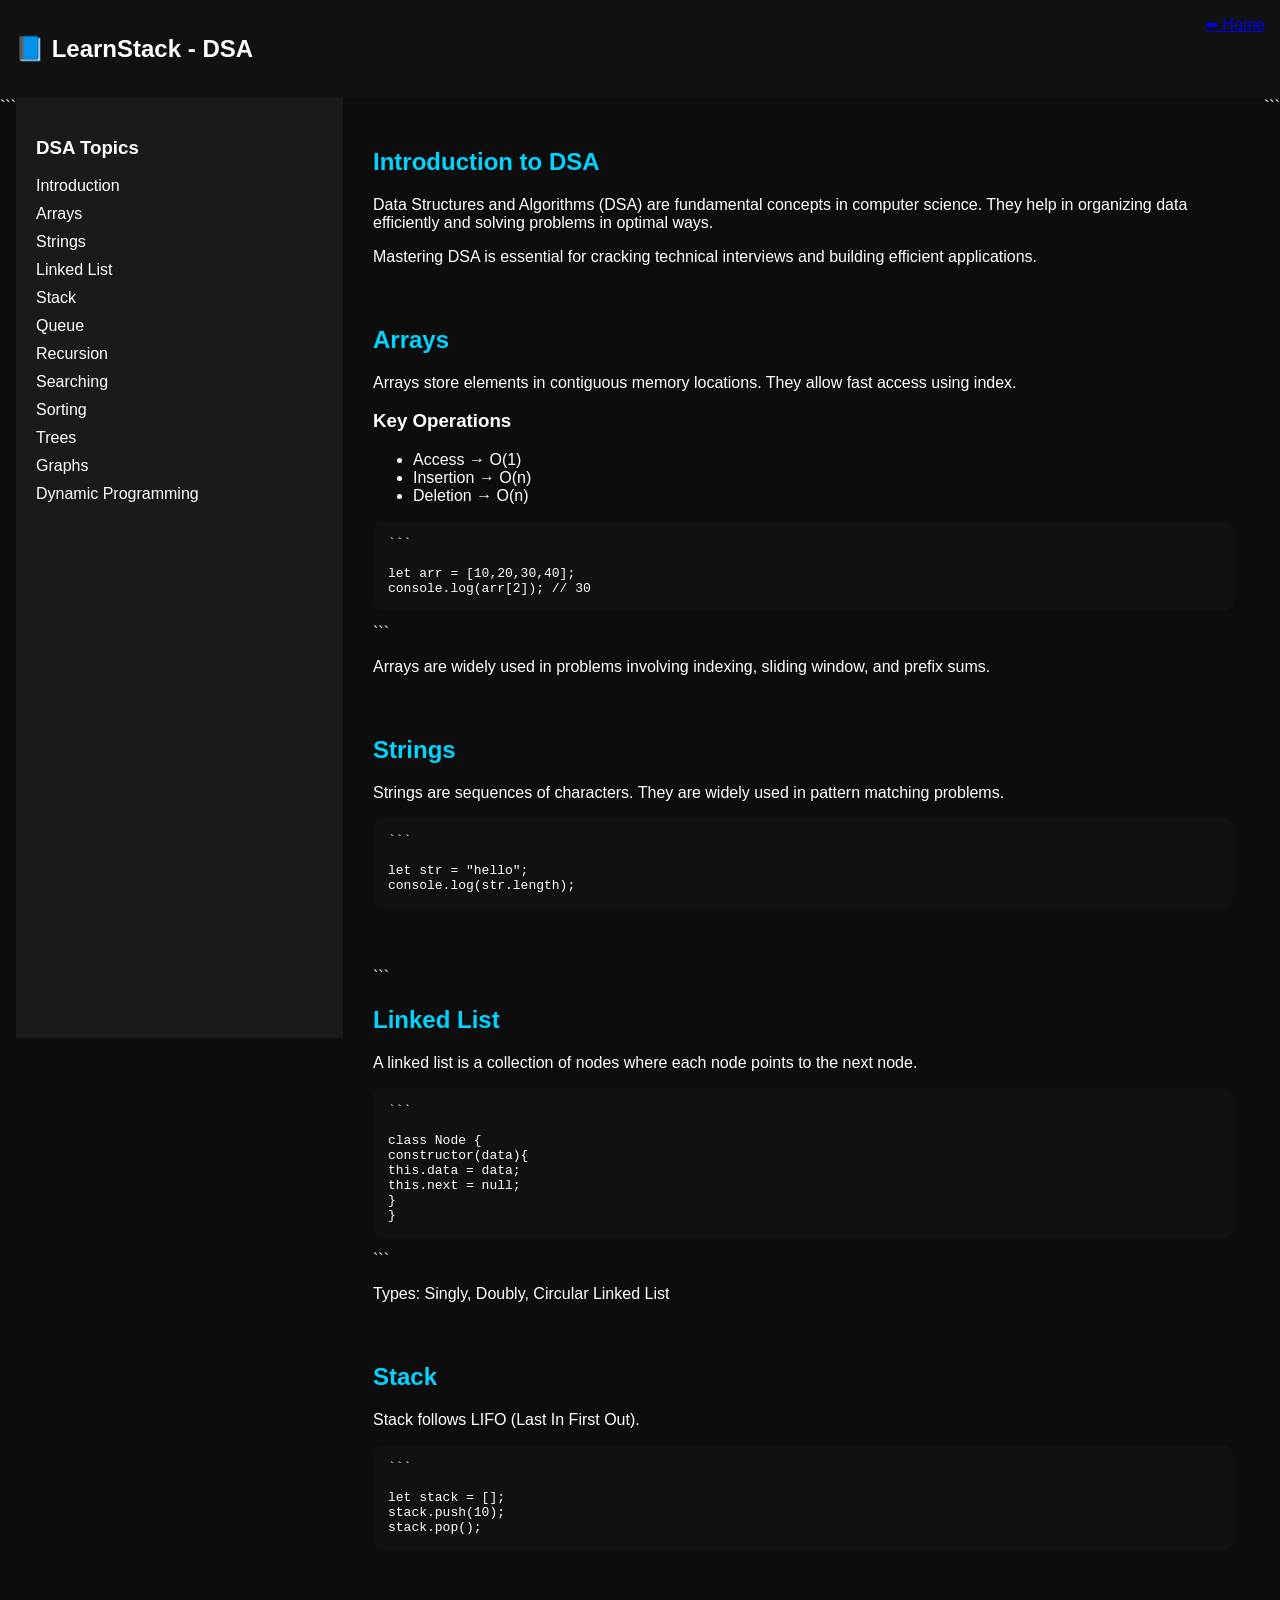
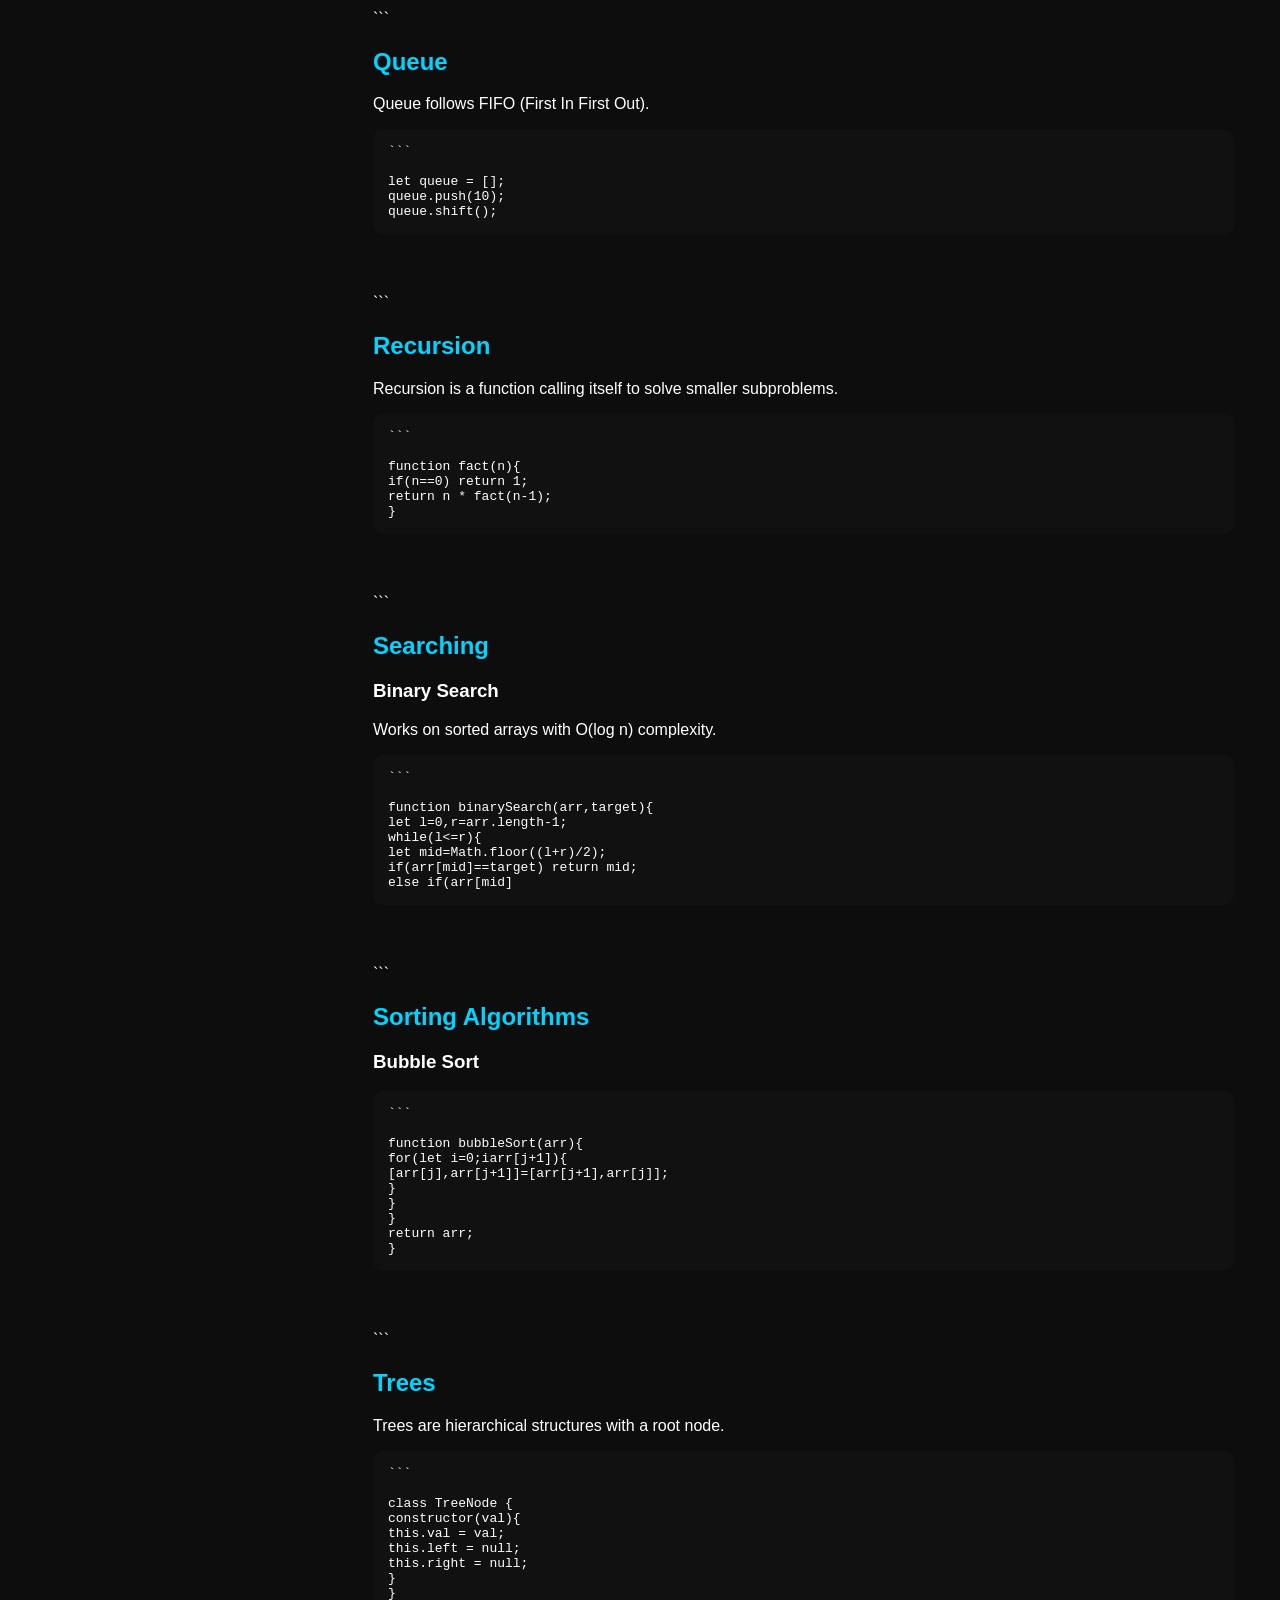
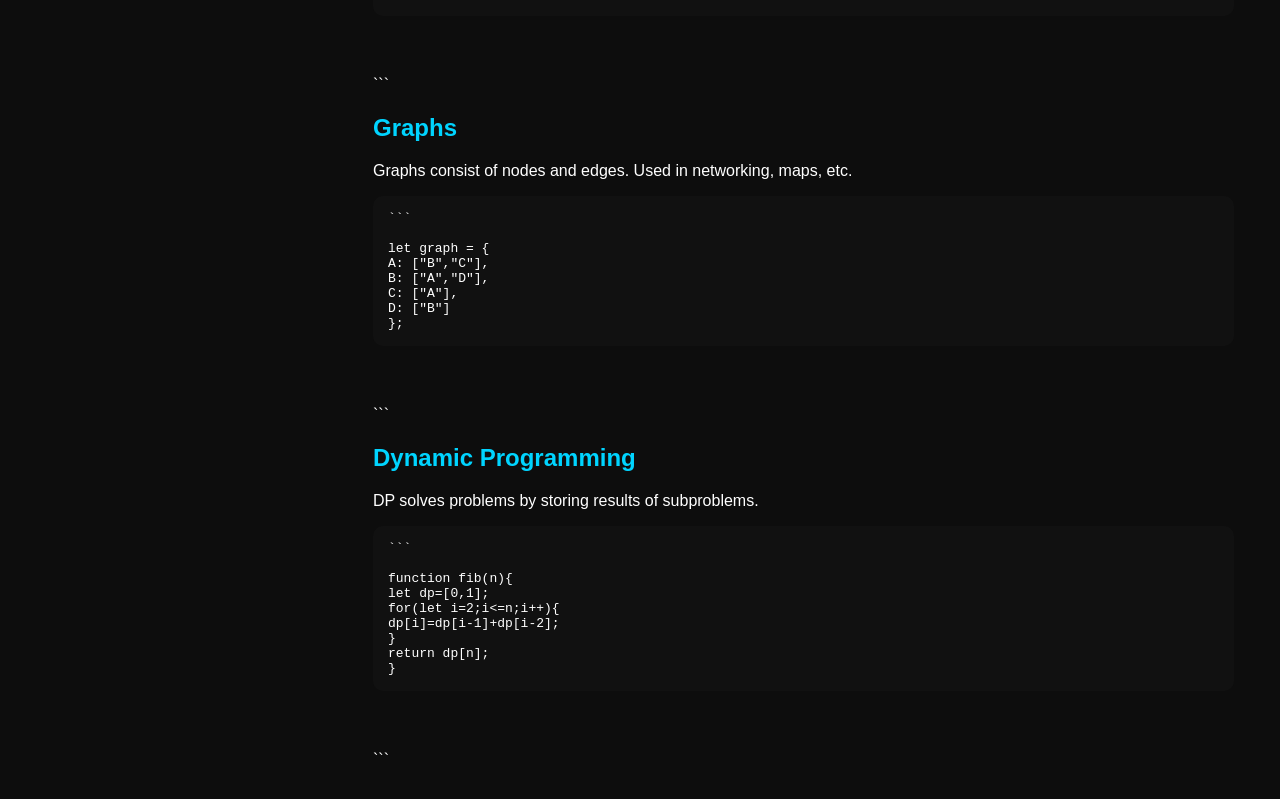
<file: courses/dsa-course.html>
<!DOCTYPE html>

<html lang="en">
<head>
<meta charset="UTF-8">
<meta name="viewport" content="width=device-width, initial-scale=1.0">
<title>DSA Documentation</title>
<link rel="stylesheet" href="dsa.css">
</head>

<body>

<header class="topbar">
    <h2>📘 LearnStack - DSA</h2>
    <a href="../index.html">⬅ Home</a>
</header>

<div class="layout">

```
<!-- LEFT SIDEBAR -->
<aside class="sidebar">
    <h3>DSA Topics</h3>
    <ul>
        <li><a href="#intro">Introduction</a></li>
        <li><a href="#array">Arrays</a></li>
        <li><a href="#string">Strings</a></li>
        <li><a href="#linkedlist">Linked List</a></li>
        <li><a href="#stack">Stack</a></li>
        <li><a href="#queue">Queue</a></li>
        <li><a href="#recursion">Recursion</a></li>
        <li><a href="#search">Searching</a></li>
        <li><a href="#sorting">Sorting</a></li>
        <li><a href="#tree">Trees</a></li>
        <li><a href="#graph">Graphs</a></li>
        <li><a href="#dp">Dynamic Programming</a></li>
    </ul>
</aside>

<!-- RIGHT CONTENT -->
<main class="content">

    <section id="intro">
        <h1>Introduction to DSA</h1>
        <p>
            Data Structures and Algorithms (DSA) are fundamental concepts in computer science.
            They help in organizing data efficiently and solving problems in optimal ways.
        </p>
        <p>
            Mastering DSA is essential for cracking technical interviews and building efficient applications.
        </p>
    </section>

    <section id="array">
        <h1>Arrays</h1>
        <p>
            Arrays store elements in contiguous memory locations. They allow fast access using index.
        </p>

        <h3>Key Operations</h3>
        <ul>
            <li>Access → O(1)</li>
            <li>Insertion → O(n)</li>
            <li>Deletion → O(n)</li>
        </ul>

        <pre>
```

let arr = [10,20,30,40];
console.log(arr[2]); // 30 </pre>

```
        <p>
            Arrays are widely used in problems involving indexing, sliding window, and prefix sums.
        </p>
    </section>

    <section id="string">
        <h1>Strings</h1>
        <p>
            Strings are sequences of characters. They are widely used in pattern matching problems.
        </p>

        <pre>
```

let str = "hello";
console.log(str.length); </pre> </section>

```
    <section id="linkedlist">
        <h1>Linked List</h1>
        <p>
            A linked list is a collection of nodes where each node points to the next node.
        </p>

        <pre>
```

class Node {
constructor(data){
this.data = data;
this.next = null;
}
} </pre>

```
        <p>
            Types: Singly, Doubly, Circular Linked List
        </p>
    </section>

    <section id="stack">
        <h1>Stack</h1>
        <p>
            Stack follows LIFO (Last In First Out).
        </p>

        <pre>
```

let stack = [];
stack.push(10);
stack.pop(); </pre> </section>

```
    <section id="queue">
        <h1>Queue</h1>
        <p>
            Queue follows FIFO (First In First Out).
        </p>

        <pre>
```

let queue = [];
queue.push(10);
queue.shift(); </pre> </section>

```
    <section id="recursion">
        <h1>Recursion</h1>
        <p>
            Recursion is a function calling itself to solve smaller subproblems.
        </p>

        <pre>
```

function fact(n){
if(n==0) return 1;
return n * fact(n-1);
} </pre> </section>

```
    <section id="search">
        <h1>Searching</h1>

        <h3>Binary Search</h3>
        <p>
            Works on sorted arrays with O(log n) complexity.
        </p>

        <pre>
```

function binarySearch(arr,target){
let l=0,r=arr.length-1;
while(l<=r){
let mid=Math.floor((l+r)/2);
if(arr[mid]==target) return mid;
else if(arr[mid]<target) l=mid+1;
else r=mid-1;
}
return -1;
} </pre> </section>

```
    <section id="sorting">
        <h1>Sorting Algorithms</h1>

        <h3>Bubble Sort</h3>
        <pre>
```

function bubbleSort(arr){
for(let i=0;i<arr.length;i++){
for(let j=0;j<arr.length-i-1;j++){
if(arr[j]>arr[j+1]){
[arr[j],arr[j+1]]=[arr[j+1],arr[j]];
}
}
}
return arr;
} </pre> </section>

```
    <section id="tree">
        <h1>Trees</h1>
        <p>
            Trees are hierarchical structures with a root node.
        </p>

        <pre>
```

class TreeNode {
constructor(val){
this.val = val;
this.left = null;
this.right = null;
}
} </pre> </section>

```
    <section id="graph">
        <h1>Graphs</h1>
        <p>
            Graphs consist of nodes and edges. Used in networking, maps, etc.
        </p>

        <pre>
```

let graph = {
A: ["B","C"],
B: ["A","D"],
C: ["A"],
D: ["B"]
}; </pre> </section>

```
    <section id="dp">
        <h1>Dynamic Programming</h1>
        <p>
            DP solves problems by storing results of subproblems.
        </p>

        <pre>
```

function fib(n){
let dp=[0,1];
for(let i=2;i<=n;i++){
dp[i]=dp[i-1]+dp[i-2];
}
return dp[n];
} </pre> </section>

```
</main>
```

</div>

</body>
</html>
</file>
<file: styles.css>
@import url('https://fonts.googleapis.com/css2?family=Open+Sans:ital,wght@0,300..800;1,300..800&display=swap');
*{
    margin: 0;
    padding: 0;box-sizing: border-box;

}
body{
    background-color: black;
color: white;
font-family: "Open Sans", sans-serif;
font-size: 18px;
font-weight: 500;
    max-width: 1200px;
    width: 100%;
    margin: 0 auto;
    padding: 10px;

}
.menu-toggle {
    display: none;   
}
.Login-mobile{
    display:none
}
header{
    display:flex;
    margin-top: 10px;
    width:90%;
    gap:30%;
    margin: 0 auto;
    margin-top: 20px;
}
header nav ul{
    display:flex;
    list-style: none;
    gap: 40px;
    

}
header nav ul a{
    text-decoration: none;
         border-bottom:  1px solid transparent;
    color:white;
     transition: border-bottom 0.5s;
}
.login a{
   display: flex;
  margin-left:90px ;

}
header nav ul a:hover{
    border-bottom:  1px solid white;
    color:white;
}
header nav ul a:active{
   color:darksalmon;
}
#hero{
    margin-top: 20px;
    display: flex;
    height: 90vh;
    align-items: center;
   column-gap: 25%;
}
img{
    border-radius: 20px;
}
.left-side{
    display: grid;
    gap: 20px;
}
.part1{
    display: flex;
    flex-direction: column;
    gap:20px;
}
.part2{
    margin-top: 30px;
}
.part2 a{
    background-color: rgb(206, 8, 8);
    border: none;
    color: inherit;
    padding: 4px 20px;
    font-family: inherit;
    border-radius: 5px;
    box-shadow: 1px 1px 10px 1px black;
    transition: box-shadow 0.3s;
    text-decoration: none;
}
.part2 a:hover{
   box-shadow: 1px 1px 20px 1px rgb(75, 75, 75); 
   opacity: 0.8;
}

.card-box{
  display: grid;
  grid-template-columns: repeat(auto-fit, minmax(250px, 1fr));
  gap: 20px;
  margin: 20px 0;
  margin-left: 40px;
  align-items: center;
  margin-bottom: 20px;
}

.card4{
    grid-column:2;
}
.card{
    width: 100%;
    max-width: 300px;
    margin: 0 auto;
    border:1px solid #ddd;
    border-radius:8px;
    padding:15px;
    text-align:center;
    color: black;
    background:white;
    box-shadow: 2px 2px 10px 2px  rgb(86, 84, 84);
    height: 400px;
    font-size: 13px;
}

.card img{
      width: 100%;
    height: auto;
    border-radius:5px;
}

.card h3{
    margin:10px 0;
}


.card button{
    background:#2563eb;
    color:white;
    border:none;
    padding:8px 15px;
    border-radius:5px;
    cursor:pointer;
}
.second{
    display: flex;
    flex-direction: column;
    gap: 10px;
}
.card button:hover{
    background-color: #17387d;
    opacity: 0.95;
    box-shadow: 0 0 4px 1px black;
}
.card:hover{
    box-shadow: 1px 1px 10px 1px white;
}
#contact{
    display:flex;
    justify-content:center;
    margin:50px 0;
    width: 100%;
}

fieldset{
    width:100%;
    padding:20px;
    border-radius:8px;
}

legend{
    font-size:20px;
    font-weight:bold;
}

label{
    display:block;
    margin-top:15px;
}

input, textarea{
    width:60%;
    padding:8px;
    margin-top:5px;
    border:1px solid #ccc;
    border-radius:4px;
}

#contact button{
    margin: 0 auto;
    margin-top:15px;
    padding:10px;
    align-items: center;
    text-align: center;
    background:#2563eb;
   
    color:white;
    border:none;
    border-radius:5px;
    cursor:pointer;
}

#contact button:hover{
    background:#1d4ed8;
}
#contact .inf{
    margin-top: 20px;
    display: flex;
    flex-direction: column;
    gap: 10px;
}
#about{
 display: flex;
 flex-direction: column;
 gap: 20px;
}
#about ul li{
   
    list-style: none;
}
#about p{
    font-size: 12px;
    color: rgb(155, 151, 151);

}
#about ul{
    font-size: 13px;
    color: rgb(155, 151, 151);
}
.login-popup{
    position:fixed;
    top:0;
    left:0;
    width:100%;
    height:100%;
    background:rgba(0,0,0,0.5);
    display:none;
    justify-content:center;
    align-items:center;
}

.login-card{
     position: relative;
    color:black;
    background:white;
    padding:30px;
    border-radius:8px;
    width:300px;
    text-align:center;
    height:35vh;
    align-items: center;
}
.login-card .top{
    display: flex;
    gap: 100px;
}

.login-card input{
    width:100%;
    margin:10px 0;
    padding:8px;
}

.close{
    position: absolute;
    top: 10px;
    right: 10px;
    font-size: 22px;
    cursor: pointer;
    color: gray;
}
.login-card button{
    background-color: red;
    border: none;
    color: white;
    padding: 5px 10px;
    border-radius: 4px;
    box-shadow: 0px 0px 10px 1px transparent;
    transition: box-shadow 0.5s;
}
.login-card button:hover{
 box-shadow: 0px 0px 10px 1px black;
}
#features{
    padding:50px;
    text-align:center;
}

.feature-container{
    display:flex;
    justify-content:center;
    gap:20px;
    flex-wrap:wrap;

}

.feature{
    margin-top: 20px;
    width:220px;
    padding:20px;
    background:#f4f6f9;
    border-radius:8px;
    color: black;
}
footer{
    margin-top: 30px;
    width: 100%;
   display: flex;
   align-items: center;
   justify-content: center;
   margin-bottom: 20px;
   background-color: #091227;
}
 .reveal {
  opacity: 0;
  transform: translateY(20px);
  animation: revealText 0.8s ease-out forwards;
}
.delay-0{animation-delay: 0.4s;}
.delay-1 { animation-delay: 0.8s; }
.delay-2 { animation-delay: 1.2s; }
.delay-3 { animation-delay: 1.4s; }
.delay-4 { animation-delay: 1.8s; }

@keyframes revealText {
  to {
    opacity: 1;
    transform: translateY(0);
  }
} 
.reveal1{
    opacity:0;
    transform:translateY(60px);
    transition:all 0.8s ease;
}

.reveal1.active{
    opacity:1;
    transform:translateY(0);
}

@media (max-width: 480px) {

    body {
        width: 100%;
        padding: 10px;
    }

    header {
        display: flex;
        align-items: center;
        justify-content: center;
        position: relative;
    }


    h3 {
        text-align: center;
        width: 100%;
    }


     nav {
        display: none;
        position: absolute;
        top: 60px;
        left: 0;
        width: 100%;
        background: black;
        z-index: 1000;   
    }

    nav.active {
        display: block;
    }

    nav ul {
        display: flex;
        flex-direction: column;
        align-items: center;
        background: black;
                gap: 15px;
        padding: 15px 0;

    }

    .menu-toggle {
        display: block;
        position: absolute;
        left: 15px;  
        top: 50%;
        transform: translateY(-50%);
        font-size: 26px;
        cursor: pointer;
        z-index: 1001;  
    }

    .login a {
        margin-left: 0;
    }
    .Login-mobile {
       display: block;
       background-color: rgb(180, 31, 31);
       font-family: inherit;
       border: none;
       color:white;
       padding: 10px 15px;
      
       transition: opacity 0s;
    }
   



    #hero {
        flex-direction: column;
        height: auto;
        text-align: center;
        gap: 20px;
    }

    #hero img {
        width: 100%;
    }

    .card-box {
        grid-template-columns: 1fr;   
        margin-left: 0;
    }

    .card {
        width: 100%;
    }

    input, textarea {
        width: 100%;
    }

    fieldset {
        padding: 10px;
    }
}
@media (max-width: 768px) {

    body {
        width: 90%;
    }

    #hero {
        column-gap: 10%;
    }

    .card-box {
        grid-template-columns: repeat(2, 1fr); /* 2 cards */
        margin-left: 0;
    }

    .card {
        width: 100%;
    }
}
@media (max-width: 1024px) {

    body {
        width: 85%;
    }

    .card-box {
        grid-template-columns: repeat(3, 1fr);
    }
}
@media (max-width: 480px) {
    .card-box {
        grid-template-columns: 1fr;
    }
}

@media (max-width: 768px) {
    .card-box {
        grid-template-columns: repeat(2, 1fr);
    }
}
</file>
<file: java.css>
@import url('https://fonts.googleapis.com/css2?family=Open+Sans:ital,wght@0,300..800;1,300..800&display=swap');
*{
    margin: 0;
    padding: 0;box-sizing: border-box;

}
body{
    background-color: black;
color: white;
font-family: "Open Sans", sans-serif;
font-size: 18px;
font-weight: 500;
margin: 0 auto;
}

header{
    display:flex;
    margin-top: 10px;
    width:90%;
    gap:30%;
    margin: 0 auto;
    margin-top: 20px;
}
header nav ul{
    display:flex;
    list-style: none;
    gap: 40px;
    

}
header nav ul a{
    text-decoration: none;
         border-bottom:  1px solid transparent;
    color:white;
     transition: border-bottom 0.5s;
}
.login a{
   display: flex;
  margin-left:90px ;

}
header nav ul a:hover{
    border-bottom:  1px solid white;
    color:white;
}
header nav ul a:active{
   color:darksalmon;
}



.course_overview{
    font-size: 30px;
    font-weight:700;
}

.heading {
 width: 100%;
    margin-left: 40px;
 text-align: center;
 margin-top: 50px;
}

.heading .course{
      margin-top: 50px;
      margin-bottom: 20px;

}
.heading p{
    font-size: 14px;
    line-height: 3;
}

.heading ul{
    list-style: none;
}
.heading ul li{
    font-size: 12px;
    font-weight: 700;
    white-space: wrap;
}
.heading .topics{
    margin: 20px auto;
    height: 30px;
    background-color: rgb(144, 43, 43);
    padding-top: 10px;
    padding-bottom: 50px;
     width: 50%;
     text-align: center;
    
}
.heading .list_of_topics li:nth-child(even){
    background-color: gold;
     margin: 0px auto;
      width: 50%;
     text-align: center;
       padding-top: 13px;
    padding-bottom: 13px;
    color: black;
}
.heading .list_of_topics li:nth-child(odd){
    background-color: aqua;
    margin: 0px auto;
       padding-top: 10px;
    padding-bottom: 10px;
     width: 50%;
     text-align: center;
     color: black;

}
.heading .learning{
   margin-top: 20px;
   margin-bottom: 20px;
}
.heading  ul li{
    margin-top: 10px;
   
}
.buttons{
  margin:20px 10px;
  margin-left: 100px;
 
  text-align: center;
}
button{
    background-color: rgb(181, 31, 31);
    border: none;
    color: white;
    padding: 10px 10px;
        font-weight: 600;
    font-family: inherit;
    opacity: 1;
    transition: opacity 0s;
}
button:hover{
    opacity: 0.5;
    transition: opacity 0.4s;
}


/* cards */
.cards-section{
    margin-top: 60px;
    margin-bottom: 60px;
    display: grid;
    grid-template-columns: repeat(3,1fr);
    gap: 20px;
    line-height: 2;
}
.Login-mobile{
    display: none;
}

.cards{
    max-width:300px;
    border:1px solid #ddd;
    border-radius:8px;
    padding:15px;
    text-align:center;
    color: black;
    background:white;
    box-shadow: 2px 2px 10px 2px  rgb(86, 84, 84);
    height: 180px;
    transform: translateY(0);
    transition: transform 0s;
    font-size: 13px;
}
.cards ul{
    list-style: none;
}
.cards:hover{
    transform: translateY(-5px);
    transition: transform 0.4s;
}
footer{
    margin-top:30px;
    margin-bottom: 0px;
    padding-top: 5px;
    padding-bottom: 5px;

}



@media (max-width: 480px) {
  .card-box {
        grid-template-columns: 1fr;
    }
        body {
        margin: 0 auto;  
        width: 100%;
        padding-bottom: 70px;
    }
    .Login-mobile {
       display: block;
       background-color: rgb(180, 31, 31);
       font-family: inherit;
       border: none;
       color:white;
       padding: 10px 15px;
       margin-bottom: 20px;
       transition: opacity 0s;
    }
  .heading {
        margin-left: 0;     
        padding: 0 10px;      
    }
  
      .heading .topics {
        width: 50%;         
        font-size: 18px;
        height: 10vh;
        padding-bottom: 40px;
    }
        .list_of_topics li {
        width: 100%;          
    }

    .cards-section {
        grid-template-columns: 1fr; 
        justify-items: center;      
    }
    footer p{
        font-size: 10px;
    }
 
     .cards {
        margin: 0 auto;   
    }
        .buttons {
        margin-left: 0;
        margin-right: 0;
        text-align: center;   
    }

 
  

    nav{
        display:none;
    }

    .login{
        display:none;
    }

 
    .topics{
        width:100%;
    }

    .list_of_topics li{
        width:100%;
    }

    .cards-section{
        grid-template-columns:1fr;
    }
    .mobile-login{
        display:block;
        position:fixed;
        bottom:0;
        left:0;
        width:100%;
        padding:15px;
        background:red;
        font-size:18px;
    }

    body{
        padding-bottom:70px;
        width: 100%;
    }
}
</file>
<file: web.css>
@import url('https://fonts.googleapis.com/css2?family=Open+Sans:ital,wght@0,300..800;1,300..800&display=swap');
*{
    margin: 0;
    padding: 0;box-sizing: border-box;

}
body{
    background-color: black;
color: white;
font-family: "Open Sans", sans-serif;
font-size: 18px;
font-weight: 500;
    max-width: 1200px;
   
    
    padding: 10px;

}
.menu-toggle {
    display: none;   
}
.Login-mobile{
    display:none
}
header{
    display:flex;
    margin-top: 10px;
    width:90%;
    gap:30%;
    margin: 0 auto;
    margin-top: 20px;
}
header nav ul{
    display:flex;
    list-style: none;
    gap: 40px;
    

}
header nav ul a{
    text-decoration: none;
         border-bottom:  1px solid transparent;
    color:white;
     transition: border-bottom 0.5s;
}
.login a{
   display: flex;
  margin-left:90px ;

}
header nav ul a:hover{
    border-bottom:  1px solid white;
    color:white;
}
header nav ul a:active{
   color:darksalmon;
}



.course_overview{
    font-size: 30px;
    font-weight:700;
}

.heading {
 width: 100%;
    margin-left: 40px;
 text-align: center;
 margin-top: 50px;
}

.heading .course{
      margin-top: 50px;
      margin-bottom: 20px;

}
.heading p{
    font-size: 14px;
    line-height: 3;
}

.heading ul{
    list-style: none;
}
.heading ul li{
    font-size: 12px;
    font-weight: 700;
    white-space: wrap;
}
.heading .topics{
    margin: 20px auto;
    height: 100px;
    background-color: rgb(144, 43, 43);
    padding-top: 10px;
    padding-bottom: 50px;
     width: 50%;
     text-align: center;
     font-size: 30px;
    
}
.heading .list_of_topics li:nth-child(even){
    background-color: gold;
     margin: 0px auto;
      width: 50%;
     text-align: center;
       padding-top: 13px;
    padding-bottom: 13px;
    color: black;
}
.heading .list_of_topics li:nth-child(odd){
    background-color: aqua;
    margin: 0px auto;
       padding-top: 10px;
    padding-bottom: 10px;
     width: 50%;
     text-align: center;
     color: black;

}
.heading .learning{
   margin-top: 20px;
   margin-bottom: 20px;
}
.heading  ul li{
    margin-top: 10px;
   
}
.buttons{
  margin:20px 10px;
  margin-left: 100px;
 
  text-align: center;
}
button{
    background-color: rgb(181, 31, 31);
    border: none;
    color: white;
    padding: 10px 10px;
        font-weight: 600;
    font-family: inherit;
    opacity: 1;
    transition: opacity 0s;
    margin-top: 20px;
}
button:hover{
    opacity: 0.5;
    transition: opacity 0.4s;
}


/* cards */
.cards-section{
    margin-top: 60px;
    margin-bottom: 60px;
    display: grid;
    grid-template-columns: repeat(3,1fr);
    gap: 20px;
    line-height: 2;
}

.cards{
    max-width:300px;
    border:1px solid #ddd;
    border-radius:8px;
    padding:15px;
    text-align:center;
    color: black;
    background:white;
    box-shadow: 2px 2px 10px 2px  rgb(86, 84, 84);
    height: 210px;
    transform: translateY(0);
    transition: transform 0s;
    font-size: 13px;
}
.cards ul{
    list-style: none;
}
.cards:hover{
    transform: translateY(-5px);
    transition: transform 0.4s;
}
footer{
    margin-top:30px;
    margin-bottom: 0px;
    padding-top: 5px;
    padding-bottom: 5px;

}


@media (max-width: 480px) {

    .card-box {
        grid-template-columns: 1fr;
    }
        body {
        margin: 0 auto;  
        width: 100%;
        padding-bottom: 70px;
    }
    .Login-mobile {
       display: block;
       background-color: rgb(180, 31, 31);
       font-family: inherit;
       border: none;
       color:white;
       padding: 10px 15px;
       margin-bottom: 20px;
       transition: opacity 0s;
    }
  .heading {
        margin-left: 0;     
        padding: 0 10px;      
    }
  
      .heading .topics {
        width: 50%;         
        font-size: 18px;
        height: 10vh;
        padding-bottom: 40px;
    }
        .list_of_topics li {
        width: 100%;          
    }

    .cards-section {
        grid-template-columns: 1fr; 
        justify-items: center;      
    }
    footer p{
        font-size: 10px;
    }
 
     .cards {
        margin: 0 auto;   
    }
        .buttons {
        margin-left: 0;
        margin-right: 0;
        text-align: center;   
    }

 
  

    nav{
        display:none;
    }

    .login{
        display:none;
    }

 
    .topics{
        width:100%;
    }

    .list_of_topics li{
        width:100%;
    }

    .cards-section{
        grid-template-columns:1fr;
    }
    .mobile-login{
        display:block;
        position:fixed;
        bottom:0;
        left:0;
        width:100%;
        padding:15px;
        background:red;
        font-size:18px;
    }

    body{
        padding-bottom:70px;
        width: 100%;
    }
}
</file>
<file: courses/dsa.css>
body{
margin:0;
font-family:Arial;
background:#0d0d0d;
color:white;
}

/* TOP BAR */
.topbar{
display:flex;
justify-content:space-between;
padding:15px;
background:#111;
}

/* LAYOUT */
.layout{
display:flex;
}

/* SIDEBAR (25%) */
.sidebar{
width:25%;
background:#1a1a1a;
padding:20px;
height:100vh;
position:sticky;
top:0;
overflow-y:auto;
}

.sidebar ul{
list-style:none;
padding:0;
}

.sidebar li{
margin:10px 0;
}

.sidebar a{
color:white;
text-decoration:none;
}

/* CONTENT (75%) */
.content{
width:75%;
padding:30px;
}

section{
margin-bottom:60px;
}

h1{
color:#00d4ff;
}

pre{
background:#111;
padding:15px;
border-radius:10px;
overflow-x:auto;
}
</file>
